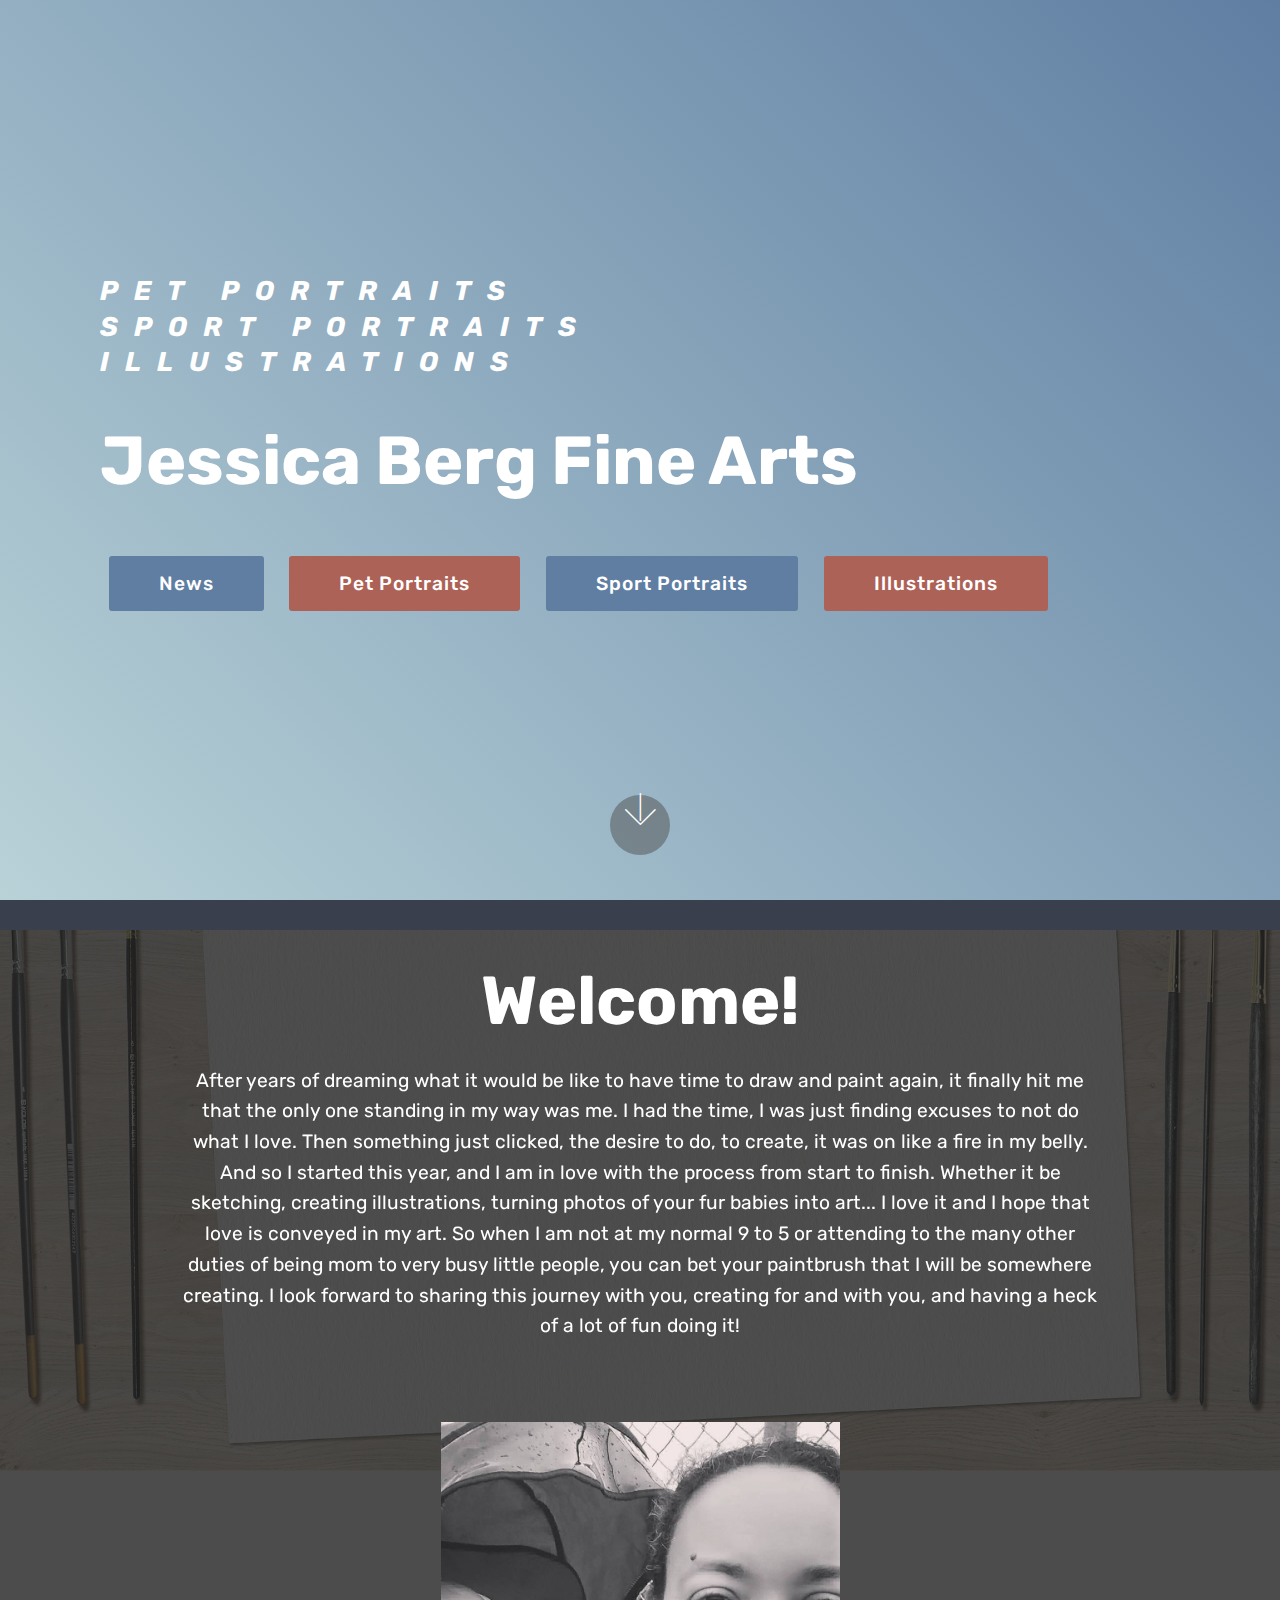
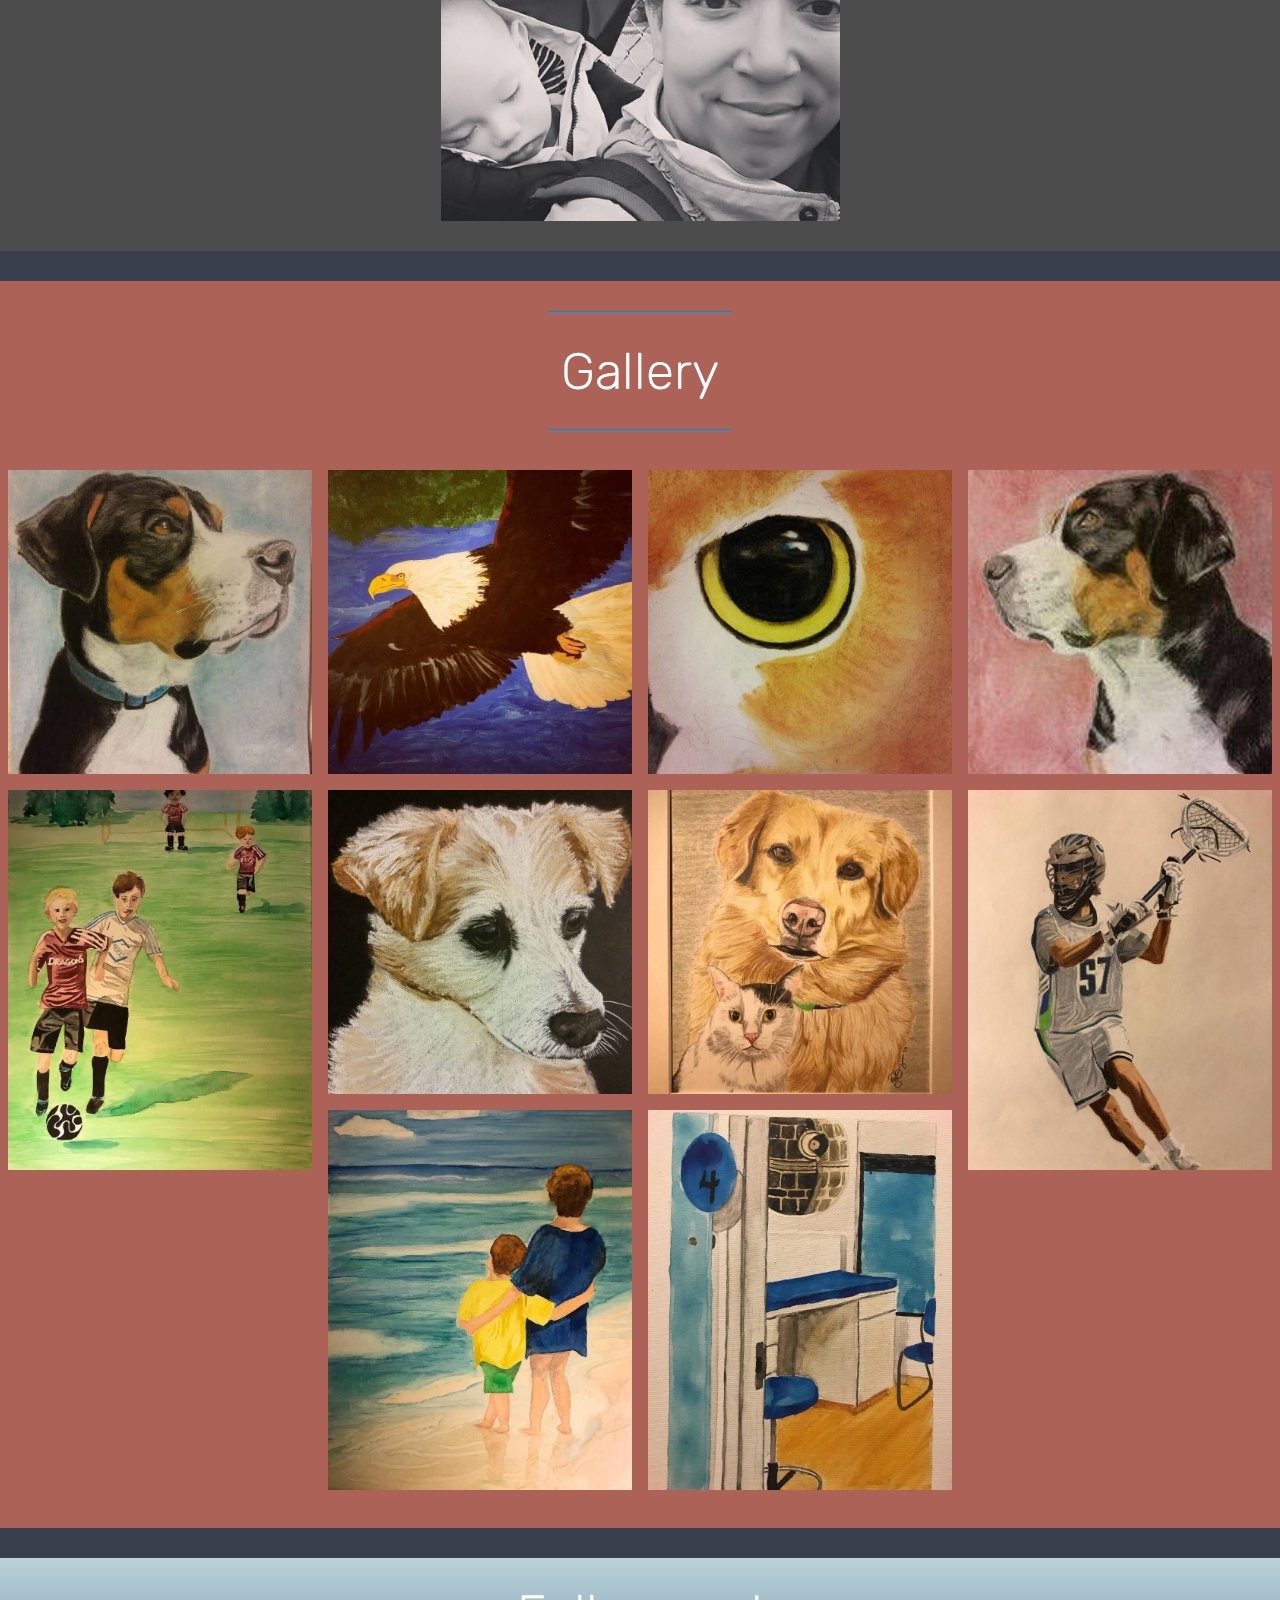
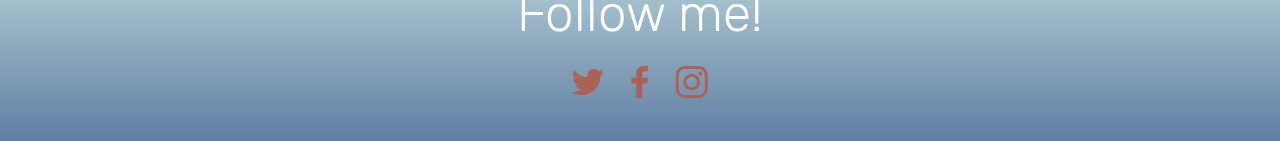
<file: index.html>
<!DOCTYPE html>
<html  >
<head>
  <!-- Site made with Mobirise Website Builder v4.10.5, https://mobirise.com -->
  <meta charset="UTF-8">
  <meta http-equiv="X-UA-Compatible" content="IE=edge">
  <meta name="generator" content="Mobirise v4.10.5, mobirise.com">
  <meta name="viewport" content="width=device-width, initial-scale=1, minimum-scale=1">
  <link rel="shortcut icon" href="assets/images/logo4.png" type="image/x-icon">
  <meta name="description" content="">
  
  <title>Home</title>
  <link rel="stylesheet" href="assets/web/assets/mobirise-icons/mobirise-icons.css">
  <link rel="stylesheet" href="assets/tether/tether.min.css">
  <link rel="stylesheet" href="assets/bootstrap/css/bootstrap.min.css">
  <link rel="stylesheet" href="assets/bootstrap/css/bootstrap-grid.min.css">
  <link rel="stylesheet" href="assets/bootstrap/css/bootstrap-reboot.min.css">
  <link rel="stylesheet" href="assets/socicon/css/styles.css">
  <link rel="stylesheet" href="assets/theme/css/style.css">
  <link rel="stylesheet" href="assets/gallery/style.css">
  <link rel="stylesheet" href="assets/mobirise/css/mbr-additional.css" type="text/css">
  
  
  
</head>
<body>
  <section class="header11 cid-rz2NK6mty7 mbr-fullscreen" id="header11-6">

    <!-- Block parameters controls (Blue "Gear" panel) -->
    
    <!-- End block parameters -->

    
    <div class="container align-left">
        <div class="media-container-column mbr-white col-md-12">
            <h3 class="mbr-section-subtitle py-3 mbr-fonts-style display-5"><strong>PET PORTRAITS </strong><br><strong>SPORT PORTRAITS </strong><br><strong>ILLUSTRATIONS</strong></h3>
            <h1 class="mbr-section-title py-3 mbr-fonts-style display-1"><strong>Jessica  Berg Fine Arts</strong></h1>
            
            <div class="mbr-section-btn py-4"><a class="btn btn-md btn-warning display-4" href="News.html">News<br></a>
                    <a class="btn btn-md btn-primary display-4" href="PetP.html">Pet Portraits<br></a> <a class="btn btn-md btn-warning display-4" href="SportP.html">Sport Portraits</a> <a class="btn btn-md btn-primary display-4" href="Illustrations.html">Illustrations</a></div>
        </div>
    </div>

    <div class="mbr-arrow hidden-sm-down" aria-hidden="true">
        <a href="#next">
            <i class="mbri-down mbr-iconfont"></i>
        </a>
    </div>
</section>

<section class="engine"><a href="https://mobirise.info/v">free html templates</a></section><section class="mbr-section article content1 cid-rz391Wh60d" id="content1-x">
    
     

    <div class="container">
        <div class="media-container-row">
            <div class="mbr-text col-12 mbr-fonts-style display-7 col-md-8"></div>
        </div>
    </div>
</section>

<section class="header4 cid-rz2Sa1IC5t mbr-parallax-background" id="header4-7">

    

    <div class="mbr-overlay" style="opacity: 0.8; background-color: rgb(35, 35, 35);">
    </div>

    <div class="container">
        <div class="row justify-content-md-center">
            <div class="media-content col-md-10">
                <h1 class="mbr-section-title align-center mbr-white pb-3 mbr-bold mbr-fonts-style display-1">
                    Welcome!</h1>
                
                <div class="mbr-text align-center mbr-white pb-3">
                    <p class="mbr-text mbr-fonts-style display-7">
                        After years of dreaming what it would be like to have time to draw and paint again, it finally hit me that the only one standing in my way was me. I had the time, I was just finding excuses to not do what I love. Then something just clicked, the desire to do, to create, it was on like a fire in my belly. And so I started this year, and I am in love with the process from start to finish. Whether it be sketching, creating illustrations, turning photos of your fur babies into art... I love it and I hope that love is conveyed in my art. So when I am not at my normal 9 to 5 or attending to the many other duties of being mom to very busy little people, you can bet your paintbrush that I will be somewhere creating. I look forward to sharing this journey with you, creating for and with you, and having a heck of a lot of fun doing it!
                    </p>
                </div>
                
            </div>
            <div class="mbr-figure pt-5">
                <img src="assets/images/50589111-398307747607202-8969950077124608000-n-960x960.jpg" alt="Mobirise" title="" style="width: 35%;">
            </div>
        </div>
    </div>
</section>

<section class="mbr-section article content1 cid-rz3934NMP1" id="content1-y">
    
     

    <div class="container">
        <div class="media-container-row">
            <div class="mbr-text col-12 mbr-fonts-style display-7 col-md-8"></div>
        </div>
    </div>
</section>

<section class="mbr-section article content10 cid-rz2U6OVxXt" id="content10-8">
    
     

    <div class="container">
        <div class="inner-container" style="width: 66%;">
            <hr class="line" style="width: 25%;">
            <div class="section-text align-center mbr-white mbr-fonts-style display-2">
                    Gallery</div>
            <hr class="line" style="width: 25%;">
        </div>
    </div>
</section>

<section class="mbr-gallery mbr-slider-carousel cid-rz2VOdHpu3" id="gallery3-c">

    

    <div>
        <div><!-- Filter --><!-- Gallery --><div class="mbr-gallery-row"><div class="mbr-gallery-layout-default"><div><div><div class="mbr-gallery-item mbr-gallery-item--p1" data-video-url="false" data-tags="Awesome"><div href="#lb-gallery3-c" data-slide-to="0" data-toggle="modal"><img src="assets/images/52008352-410670233037620-4536367625088794624-n-780x780-780x780.jpg" alt="" title=""><span class="icon-focus"></span></div></div><div class="mbr-gallery-item mbr-gallery-item--p1" data-video-url="false" data-tags="Awesome"><div href="#lb-gallery3-c" data-slide-to="1" data-toggle="modal"><img src="assets/images/50578017-399478470823463-9024640391080574976-n-756x756-756x756.jpg" alt="" title=""><span class="icon-focus"></span></div></div><div class="mbr-gallery-item mbr-gallery-item--p1" data-video-url="false" data-tags="Awesome"><div href="#lb-gallery3-c" data-slide-to="2" data-toggle="modal"><img src="assets/images/50480723-400604970710813-2165124727952113664-n-960x960-800x800.jpg" alt="" title=""><span class="icon-focus"></span></div></div><div class="mbr-gallery-item mbr-gallery-item--p1" data-video-url="false" data-tags="Awesome"><div href="#lb-gallery3-c" data-slide-to="3" data-toggle="modal"><img src="assets/images/53072503-415654385872538-4076120037750996992-n-200x200-200x200.jpg" alt="" title=""><span class="icon-focus"></span></div></div><div class="mbr-gallery-item mbr-gallery-item--p1" data-video-url="false" data-tags="Awesome"><div href="#lb-gallery3-c" data-slide-to="4" data-toggle="modal"><img src="assets/images/65204148-483260895778553-5615144396300222464-o-1440x1800-800x1000.jpg" alt="" title=""><span class="icon-focus"></span></div></div><div class="mbr-gallery-item mbr-gallery-item--p1" data-video-url="false" data-tags="Awesome"><div href="#lb-gallery3-c" data-slide-to="5" data-toggle="modal"><img src="assets/images/53385616-419930698778240-1510933790669668352-n-960x960-800x800.jpg" alt="" title=""><span class="icon-focus"></span></div></div><div class="mbr-gallery-item mbr-gallery-item--p1" data-video-url="false" data-tags="Awesome"><div href="#lb-gallery3-c" data-slide-to="6" data-toggle="modal"><img src="assets/images/61221329-466575807447062-1491045381964824576-n-960x960-800x800.jpg" alt="" title=""><span class="icon-focus"></span></div></div><div class="mbr-gallery-item mbr-gallery-item--p1" data-video-url="false" data-tags="Awesome"><div href="#lb-gallery3-c" data-slide-to="7" data-toggle="modal"><img src="assets/images/67913058-506272016810774-9133772872962015232-n-768x960-768x960.jpg" alt="" title=""><span class="icon-focus"></span></div></div><div class="mbr-gallery-item mbr-gallery-item--p1" data-video-url="false" data-tags="Awesome"><div href="#lb-gallery3-c" data-slide-to="8" data-toggle="modal"><img src="assets/images/62388809-477260649711911-1243146578378620928-o-1440x1799-800x999.jpg" alt="" title=""><span class="icon-focus"></span></div></div><div class="mbr-gallery-item mbr-gallery-item--p1" data-video-url="false" data-tags="Awesome"><div href="#lb-gallery3-c" data-slide-to="9" data-toggle="modal"><img src="assets/images/67093948-497098494394793-3185794598853148672-o-1440x1800-800x1000.jpg" alt="" title=""><span class="icon-focus"></span></div></div></div></div><div class="clearfix"></div></div></div><!-- Lightbox --><div data-app-prevent-settings="" class="mbr-slider modal fade carousel slide" tabindex="-1" data-keyboard="true" data-interval="false" id="lb-gallery3-c"><div class="modal-dialog"><div class="modal-content"><div class="modal-body"><div class="carousel-inner"><div class="carousel-item"><img src="assets/images/52008352-410670233037620-4536367625088794624-n-780x780.jpg" alt="" title=""></div><div class="carousel-item"><img src="assets/images/50578017-399478470823463-9024640391080574976-n-756x756.jpg" alt="" title=""></div><div class="carousel-item active"><img src="assets/images/50480723-400604970710813-2165124727952113664-n-960x960.jpg" alt="" title=""></div><div class="carousel-item"><img src="assets/images/53072503-415654385872538-4076120037750996992-n-200x200.jpg" alt="" title=""></div><div class="carousel-item"><img src="assets/images/65204148-483260895778553-5615144396300222464-o-1440x1800.jpg" alt="" title=""></div><div class="carousel-item"><img src="assets/images/53385616-419930698778240-1510933790669668352-n-960x960.jpg" alt="" title=""></div><div class="carousel-item"><img src="assets/images/61221329-466575807447062-1491045381964824576-n-960x960.jpg" alt="" title=""></div><div class="carousel-item"><img src="assets/images/67913058-506272016810774-9133772872962015232-n-768x960.jpg" alt="" title=""></div><div class="carousel-item"><img src="assets/images/62388809-477260649711911-1243146578378620928-o-1440x1799.jpg" alt="" title=""></div><div class="carousel-item"><img src="assets/images/67093948-497098494394793-3185794598853148672-o-1440x1800.jpg" alt="" title=""></div></div><a class="carousel-control carousel-control-prev" role="button" data-slide="prev" href="#lb-gallery3-c"><span class="mbri-left mbr-iconfont" aria-hidden="true"></span><span class="sr-only">Previous</span></a><a class="carousel-control carousel-control-next" role="button" data-slide="next" href="#lb-gallery3-c"><span class="mbri-right mbr-iconfont" aria-hidden="true"></span><span class="sr-only">Next</span></a><a class="close" href="#" role="button" data-dismiss="modal"><span class="sr-only">Close</span></a></div></div></div></div></div>
    </div>

</section>

<section class="mbr-section article content1 cid-rz393TnH82" id="content1-z">
    
     

    <div class="container">
        <div class="media-container-row">
            <div class="mbr-text col-12 mbr-fonts-style display-7 col-md-8"></div>
        </div>
    </div>
</section>

<section class="cid-rz36r1ULxN" id="social-buttons2-q">

    

    

    <div class="container">
        <div class="media-container-row">
            <div class="col-md-8 align-center">
                <h2 class="pb-3 mbr-fonts-style display-2">
                    Follow me!</h2>
                <div class="social-list pl-0 mb-0">
                    <a href="https://twitter.com/Jessica90614640">
                        <span class="px-2 mbr-iconfont mbr-iconfont-social socicon-twitter socicon"></span>
                    </a>
                    <a href="https://www.facebook.com/JessicaBergFineArts/">
                        <span class="px-2 mbr-iconfont mbr-iconfont-social socicon-facebook socicon"></span>
                    </a>
                    <a href="https://www.instagram.com/jessicabergfinearts/" target="_blank">
                        <span class="px-2 mbr-iconfont mbr-iconfont-social socicon-instagram socicon"></span>
                    </a>
                    <a href="https://www.youtube.com/c/mobirise" target="_blank">
                        
                    </a>
                    <a href="https://plus.google.com/u/0/+Mobirise" target="_blank">
                        
                    </a>
                    <a href="https://www.behance.net/Mobirise" target="_blank">
                        
                    </a>
                </div>
            </div>
        </div>
    </div>
</section>


  <script src="assets/web/assets/jquery/jquery.min.js"></script>
  <script src="assets/popper/popper.min.js"></script>
  <script src="assets/tether/tether.min.js"></script>
  <script src="assets/bootstrap/js/bootstrap.min.js"></script>
  <script src="assets/smoothscroll/smooth-scroll.js"></script>
  <script src="assets/parallax/jarallax.min.js"></script>
  <script src="assets/bootstrapcarouselswipe/bootstrap-carousel-swipe.js"></script>
  <script src="assets/sociallikes/social-likes.js"></script>
  <script src="assets/vimeoplayer/jquery.mb.vimeo_player.js"></script>
  <script src="assets/masonry/masonry.pkgd.min.js"></script>
  <script src="assets/imagesloaded/imagesloaded.pkgd.min.js"></script>
  <script src="assets/theme/js/script.js"></script>
  <script src="assets/slidervideo/script.js"></script>
  <script src="assets/gallery/player.min.js"></script>
  <script src="assets/gallery/script.js"></script>
  
  
 <div id="scrollToTop" class="scrollToTop mbr-arrow-up"><a style="text-align: center;"><i class="mbr-arrow-up-icon mbr-arrow-up-icon-cm cm-icon cm-icon-smallarrow-up"></i></a></div>
  </body>
</html>
</file>
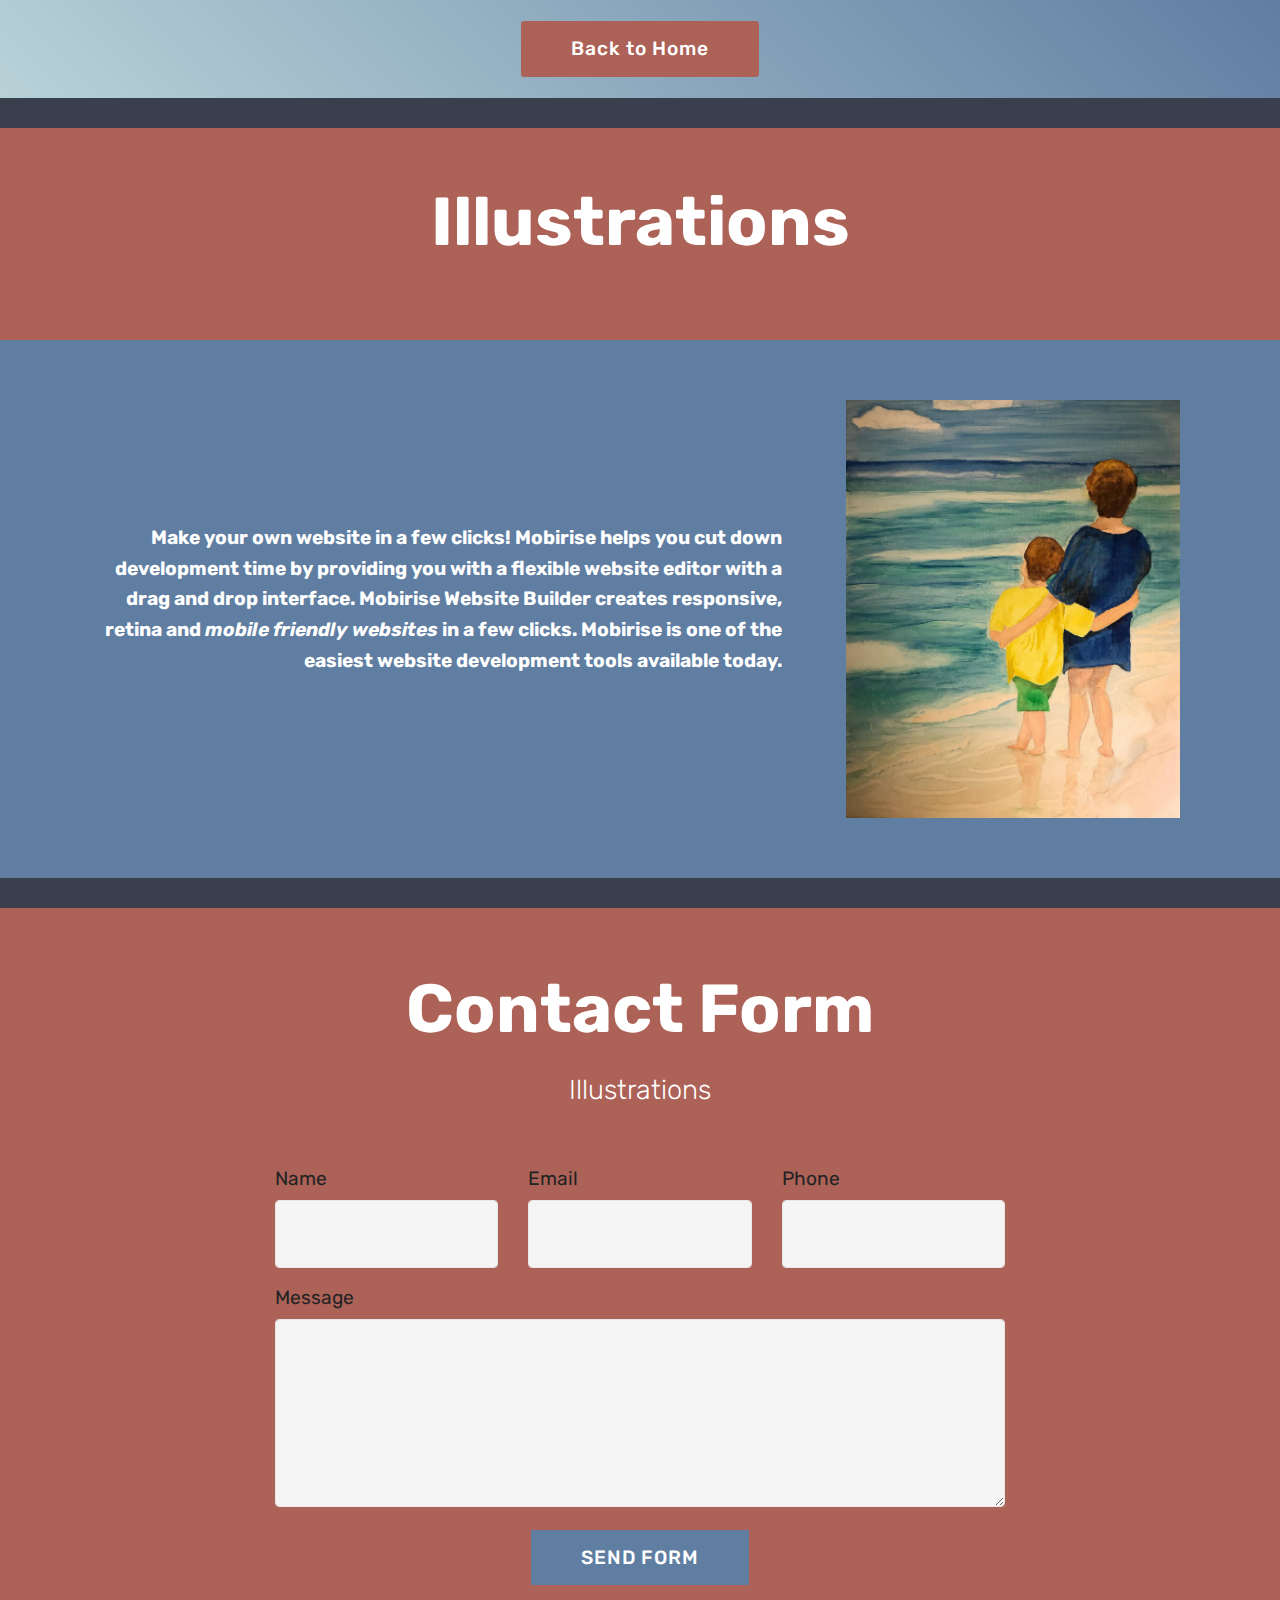
<file: Illustrations.html>
<!DOCTYPE html>
<html  >
<head>
  <!-- Site made with Mobirise Website Builder v4.10.5, https://mobirise.com -->
  <meta charset="UTF-8">
  <meta http-equiv="X-UA-Compatible" content="IE=edge">
  <meta name="generator" content="Mobirise v4.10.5, mobirise.com">
  <meta name="viewport" content="width=device-width, initial-scale=1, minimum-scale=1">
  <link rel="shortcut icon" href="assets/images/logo4.png" type="image/x-icon">
  <meta name="description" content="Website Creator Description">
  
  <title>Illustrations</title>
  <link rel="stylesheet" href="assets/web/assets/mobirise-icons/mobirise-icons.css">
  <link rel="stylesheet" href="assets/tether/tether.min.css">
  <link rel="stylesheet" href="assets/bootstrap/css/bootstrap.min.css">
  <link rel="stylesheet" href="assets/bootstrap/css/bootstrap-grid.min.css">
  <link rel="stylesheet" href="assets/bootstrap/css/bootstrap-reboot.min.css">
  <link rel="stylesheet" href="assets/theme/css/style.css">
  <link rel="stylesheet" href="assets/mobirise/css/mbr-additional.css" type="text/css">
  
  
  
</head>
<body>
  <section class="header5 cid-rz39mzzzu3" id="header5-18">

    

    
    <div class="container">
        <div class="row justify-content-center">
            <div class="mbr-white col-md-10">
                
                
                <div class="mbr-section-btn align-center"><a class="btn btn-md btn-primary display-4" href="index.html">Back to Home</a></div>
            </div>
        </div>
    </div>

    
</section>

<section class="engine"><a href="https://mobirise.info/k">develop own website</a></section><section class="mbr-section article content1 cid-rz39mAkVOi" id="content1-19">
    
     

    <div class="container">
        <div class="media-container-row">
            <div class="mbr-text col-12 mbr-fonts-style display-7 col-md-8"></div>
        </div>
    </div>
</section>

<section class="mbr-section content4 cid-rz39mAMBwI" id="content4-1a">

    

    <div class="container">
        <div class="media-container-row">
            <div class="title col-12 col-md-8">
                <h2 class="align-center pb-3 mbr-fonts-style display-1"><strong>
                    Illustrations</strong></h2>
                
                
            </div>
        </div>
    </div>
</section>

<section class="mbr-section content7 cid-rz39mBlE9X" id="content7-1b">
          
    

    <div class="container">
        <div class="media-container-row">
            <div class="col-12 col-md-12">
                <div class="media-container-row">
                    <div class="media-content">
                        <div class="mbr-section-text">
                            <p class="mbr-text align-right mb-0 mbr-fonts-style display-7">
                               <strong><br><br><br></strong><br><strong>Make your own website in a few clicks! Mobirise helps you cut down development time by providing you with a flexible website editor with a drag and drop interface. Mobirise Website Builder creates responsive, retina and <em>mobile friendly websites</em> in a few clicks. Mobirise is one of the easiest website development tools available today.
                            </strong></p>
                        </div>
                    </div>
                    <div class="mbr-figure" style="width: 55%;">
                     <img src="assets/images/62388809-477260649711911-1243146578378620928-o-1440x1799.jpg" alt="Mobirise" title="">  
                    </div>
                </div>
            </div>
        </div>
    </div>
</section>

<section class="mbr-section article content1 cid-rz39mBSvhH" id="content1-1c">
    
     

    <div class="container">
        <div class="media-container-row">
            <div class="mbr-text col-12 mbr-fonts-style display-7 col-md-8"></div>
        </div>
    </div>
</section>

<section class="mbr-section form1 cid-rz39mCvNJD" id="form1-1d">

    

    
    <div class="container">
        <div class="row justify-content-center">
            <div class="title col-12 col-lg-8">
                <h2 class="mbr-section-title align-center pb-3 mbr-fonts-style display-1"><strong>
                    Contact Form</strong></h2>
                <h3 class="mbr-section-subtitle align-center mbr-light pb-3 mbr-fonts-style display-5">Illustrations</h3>
            </div>
        </div>
    </div>
    <div class="container">
        <div class="row justify-content-center">
            <div class="media-container-column col-lg-8" data-form-type="formoid">
                <!---Formbuilder Form--->
                <form action="https://mobirise.com/" method="POST" class="mbr-form form-with-styler" data-form-title="Mobirise Form"><input type="hidden" name="email" data-form-email="true" value="D+6E6YGHl9ynOl4XHFfie5sA35lEe0j4hdEk2QAKnceTRwSM+Mtd5Tex47V+ASMcDbpLW/dwk2sq/QfKaxB5Sa5Un0PIw7FSdf/wsfqolna8lHhBwZaB9XelR7HL3mwZ">
                    <div class="row">
                        <div hidden="hidden" data-form-alert="" class="alert alert-success col-12">Thanks for filling out the form!</div>
                        <div hidden="hidden" data-form-alert-danger="" class="alert alert-danger col-12">
                        </div>
                    </div>
                    <div class="dragArea row">
                        <div class="col-md-4  form-group" data-for="name">
                            <label for="name-form1-1d" class="form-control-label mbr-fonts-style display-7">Name</label>
                            <input type="text" name="name" data-form-field="Name" required="required" class="form-control display-7" id="name-form1-1d">
                        </div>
                        <div class="col-md-4  form-group" data-for="email">
                            <label for="email-form1-1d" class="form-control-label mbr-fonts-style display-7">Email</label>
                            <input type="email" name="email" data-form-field="Email" required="required" class="form-control display-7" id="email-form1-1d">
                        </div>
                        <div data-for="phone" class="col-md-4  form-group">
                            <label for="phone-form1-1d" class="form-control-label mbr-fonts-style display-7">Phone</label>
                            <input type="tel" name="phone" data-form-field="Phone" class="form-control display-7" id="phone-form1-1d">
                        </div>
                        <div data-for="message" class="col-md-12 form-group">
                            <label for="message-form1-1d" class="form-control-label mbr-fonts-style display-7">Message</label>
                            <textarea name="message" data-form-field="Message" class="form-control display-7" id="message-form1-1d"></textarea>
                        </div>
                        <div class="col-md-12 input-group-btn align-center"><button type="submit" class="btn btn-form btn-warning display-4">SEND FORM</button></div>
                    </div>
                </form><!---Formbuilder Form--->
            </div>
        </div>
    </div>
</section>


  <script src="assets/web/assets/jquery/jquery.min.js"></script>
  <script src="assets/popper/popper.min.js"></script>
  <script src="assets/tether/tether.min.js"></script>
  <script src="assets/bootstrap/js/bootstrap.min.js"></script>
  <script src="assets/smoothscroll/smooth-scroll.js"></script>
  <script src="assets/theme/js/script.js"></script>
  <script src="assets/formoid/formoid.min.js"></script>
  
  
 <div id="scrollToTop" class="scrollToTop mbr-arrow-up"><a style="text-align: center;"><i class="mbr-arrow-up-icon mbr-arrow-up-icon-cm cm-icon cm-icon-smallarrow-up"></i></a></div>
  </body>
</html>
</file>
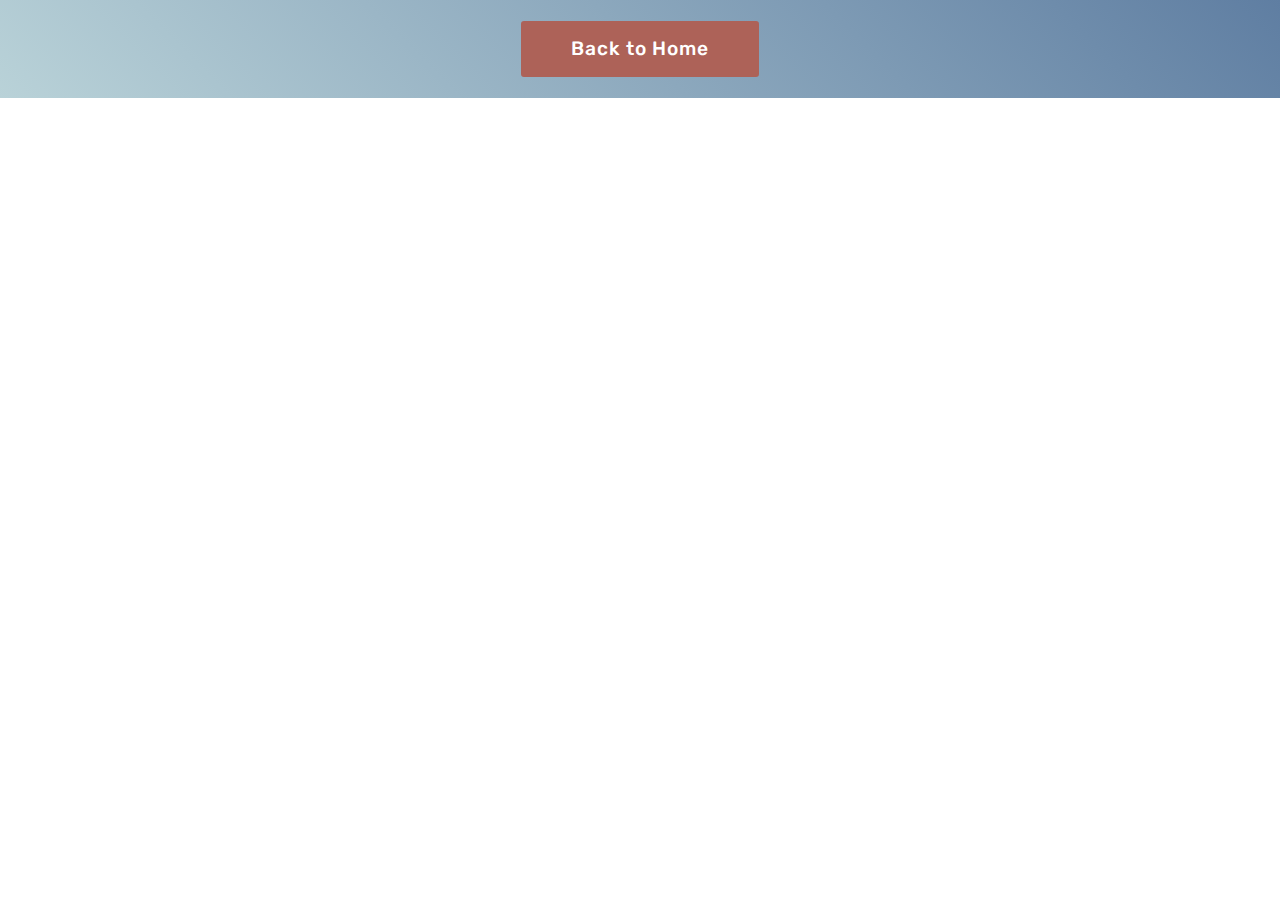
<file: News.html>
<!DOCTYPE html>
<html  >
<head>
  <!-- Site made with Mobirise Website Builder v4.10.5, https://mobirise.com -->
  <meta charset="UTF-8">
  <meta http-equiv="X-UA-Compatible" content="IE=edge">
  <meta name="generator" content="Mobirise v4.10.5, mobirise.com">
  <meta name="viewport" content="width=device-width, initial-scale=1, minimum-scale=1">
  <link rel="shortcut icon" href="assets/images/logo4.png" type="image/x-icon">
  <meta name="description" content="Website Generator Description">
  
  <title>News</title>
  <link rel="stylesheet" href="assets/web/assets/mobirise-icons/mobirise-icons.css">
  <link rel="stylesheet" href="assets/tether/tether.min.css">
  <link rel="stylesheet" href="assets/bootstrap/css/bootstrap.min.css">
  <link rel="stylesheet" href="assets/bootstrap/css/bootstrap-grid.min.css">
  <link rel="stylesheet" href="assets/bootstrap/css/bootstrap-reboot.min.css">
  <link rel="stylesheet" href="assets/theme/css/style.css">
  <link rel="stylesheet" href="assets/mobirise/css/mbr-additional.css" type="text/css">
  
  
  
</head>
<body>
  <section class="header5 cid-rz30RDvMbo" id="header5-f">

    

    
    <div class="container">
        <div class="row justify-content-center">
            <div class="mbr-white col-md-10">
                
                
                <div class="mbr-section-btn align-center"><a class="btn btn-md btn-primary display-4" href="index.html">Back to Home</a></div>
            </div>
        </div>
    </div>

    
</section>


  <section class="engine"><a href="https://mobirise.info">Mobirise</a></section><script src="assets/web/assets/jquery/jquery.min.js"></script>
  <script src="assets/popper/popper.min.js"></script>
  <script src="assets/tether/tether.min.js"></script>
  <script src="assets/bootstrap/js/bootstrap.min.js"></script>
  <script src="assets/smoothscroll/smooth-scroll.js"></script>
  <script src="assets/theme/js/script.js"></script>
  
  
 <div id="scrollToTop" class="scrollToTop mbr-arrow-up"><a style="text-align: center;"><i class="mbr-arrow-up-icon mbr-arrow-up-icon-cm cm-icon cm-icon-smallarrow-up"></i></a></div>
  </body>
</html>
</file>
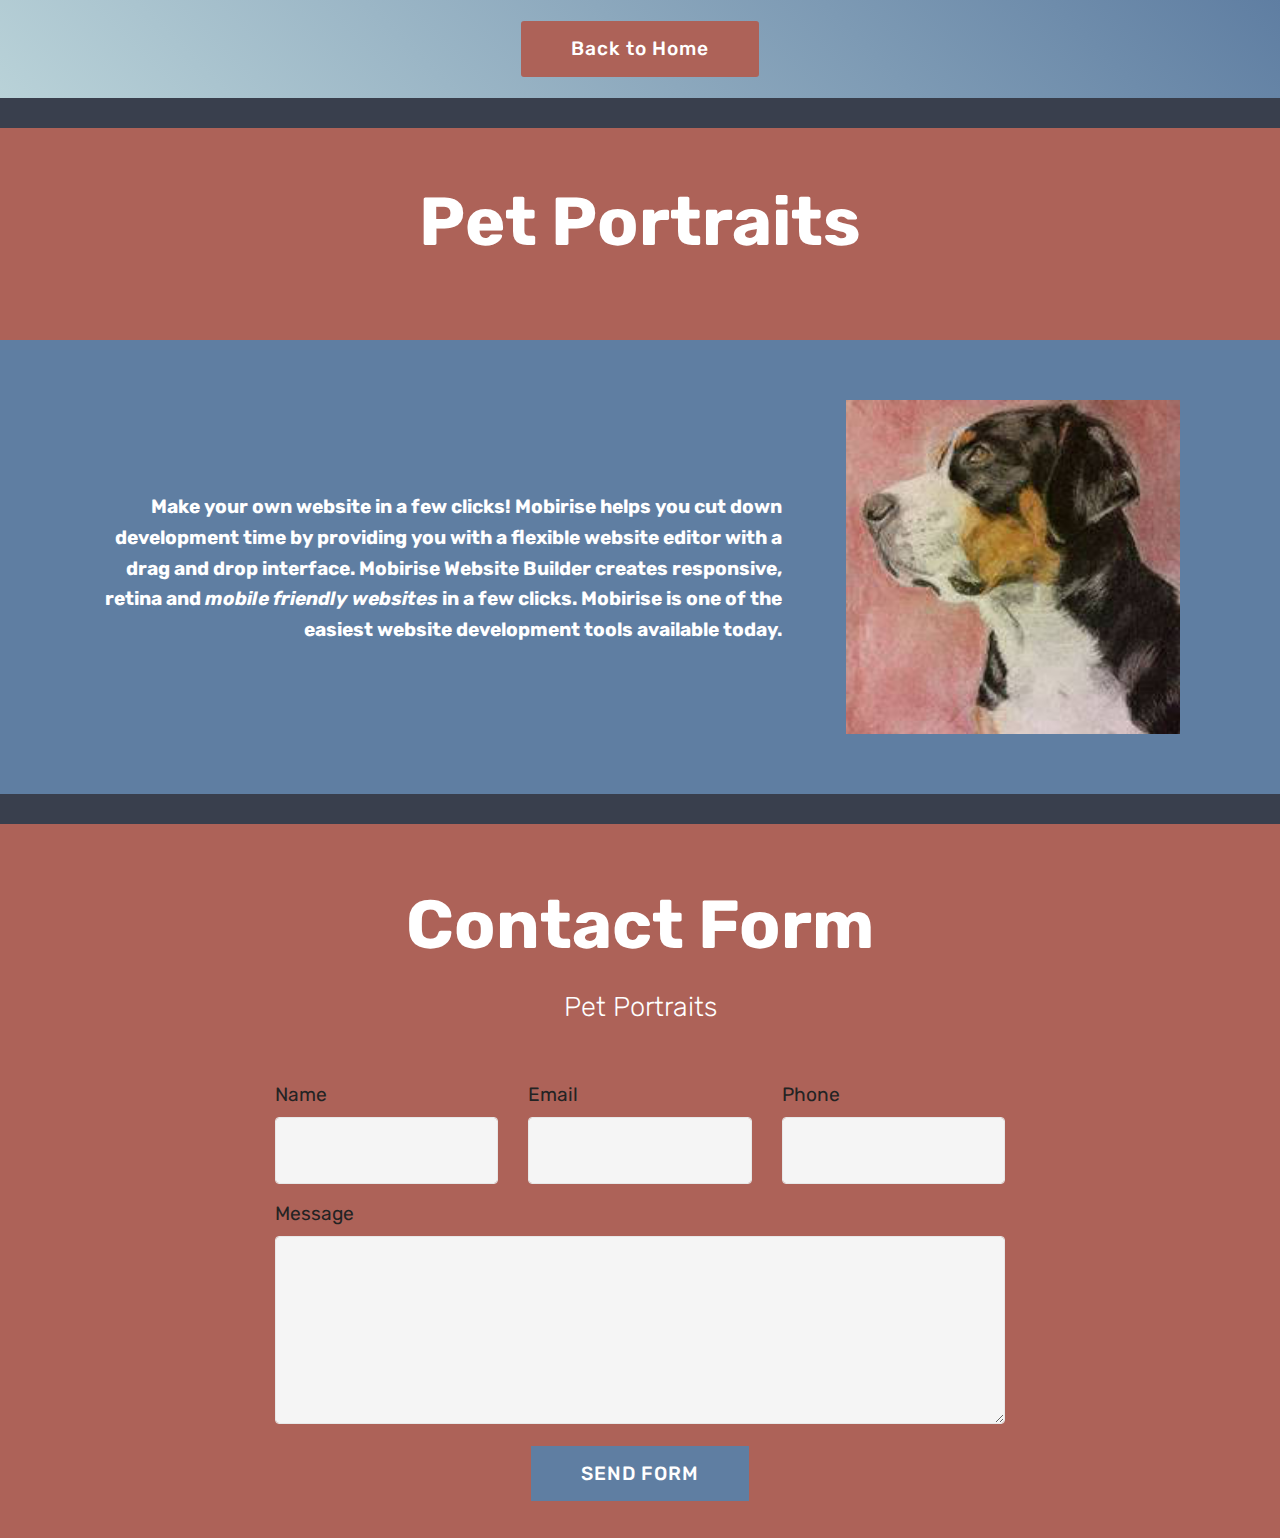
<file: PetP.html>
<!DOCTYPE html>
<html  >
<head>
  <!-- Site made with Mobirise Website Builder v4.10.5, https://mobirise.com -->
  <meta charset="UTF-8">
  <meta http-equiv="X-UA-Compatible" content="IE=edge">
  <meta name="generator" content="Mobirise v4.10.5, mobirise.com">
  <meta name="viewport" content="width=device-width, initial-scale=1, minimum-scale=1">
  <link rel="shortcut icon" href="assets/images/logo4.png" type="image/x-icon">
  <meta name="description" content="Website Creator Description">
  
  <title>Pet Portraits</title>
  <link rel="stylesheet" href="assets/web/assets/mobirise-icons/mobirise-icons.css">
  <link rel="stylesheet" href="assets/tether/tether.min.css">
  <link rel="stylesheet" href="assets/bootstrap/css/bootstrap.min.css">
  <link rel="stylesheet" href="assets/bootstrap/css/bootstrap-grid.min.css">
  <link rel="stylesheet" href="assets/bootstrap/css/bootstrap-reboot.min.css">
  <link rel="stylesheet" href="assets/theme/css/style.css">
  <link rel="stylesheet" href="assets/mobirise/css/mbr-additional.css" type="text/css">
  
  
  
</head>
<body>
  <section class="header5 cid-rz35gbSZWw" id="header5-l">

    

    
    <div class="container">
        <div class="row justify-content-center">
            <div class="mbr-white col-md-10">
                
                
                <div class="mbr-section-btn align-center"><a class="btn btn-md btn-primary display-4" href="index.html">Back to Home</a></div>
            </div>
        </div>
    </div>

    
</section>

<section class="engine"><a href="https://mobirise.info/y">free html site templates</a></section><section class="mbr-section article content1 cid-rz39cqrjwU" id="content1-10">
    
     

    <div class="container">
        <div class="media-container-row">
            <div class="mbr-text col-12 mbr-fonts-style display-7 col-md-8"></div>
        </div>
    </div>
</section>

<section class="mbr-section content4 cid-rz38ek9gh2" id="content4-u">

    

    <div class="container">
        <div class="media-container-row">
            <div class="title col-12 col-md-8">
                <h2 class="align-center pb-3 mbr-fonts-style display-1"><strong>
                    Pet Portraits</strong></h2>
                
                
            </div>
        </div>
    </div>
</section>

<section class="mbr-section content7 cid-rz37TQGVYh" id="content7-t">
          
    

    <div class="container">
        <div class="media-container-row">
            <div class="col-12 col-md-12">
                <div class="media-container-row">
                    <div class="media-content">
                        <div class="mbr-section-text">
                            <p class="mbr-text align-right mb-0 mbr-fonts-style display-7">
                               <strong><br><br><br>Make your own website in a few clicks! Mobirise helps you cut down development time by providing you with a flexible website editor with a drag and drop interface. Mobirise Website Builder creates responsive, retina and <em>mobile friendly websites</em> in a few clicks. Mobirise is one of the easiest website development tools available today.
                            </strong></p>
                        </div>
                    </div>
                    <div class="mbr-figure" style="width: 55%;">
                     <img src="assets/images/53072503-415654385872538-4076120037750996992-n-200x200.jpg" alt="Mobirise" title="">  
                    </div>
                </div>
            </div>
        </div>
    </div>
</section>

<section class="mbr-section article content1 cid-rz39d7Nkub" id="content1-11">
    
     

    <div class="container">
        <div class="media-container-row">
            <div class="mbr-text col-12 mbr-fonts-style display-7 col-md-8"></div>
        </div>
    </div>
</section>

<section class="mbr-section form1 cid-rz38ELKWYq" id="form1-w">

    

    
    <div class="container">
        <div class="row justify-content-center">
            <div class="title col-12 col-lg-8">
                <h2 class="mbr-section-title align-center pb-3 mbr-fonts-style display-1"><strong>
                    Contact Form</strong></h2>
                <h3 class="mbr-section-subtitle align-center mbr-light pb-3 mbr-fonts-style display-5">Pet Portraits</h3>
            </div>
        </div>
    </div>
    <div class="container">
        <div class="row justify-content-center">
            <div class="media-container-column col-lg-8" data-form-type="formoid">
                <!---Formbuilder Form--->
                <form action="https://mobirise.com/" method="POST" class="mbr-form form-with-styler" data-form-title="Mobirise Form"><input type="hidden" name="email" data-form-email="true" value="Kd6XyojvLUSQpjBJKVW+upXb0qEncIkuDJUjzKGP1nhXfnMZEKsBgh23oD7L4v0FFOyBSH6UNG8+vyDmqogD2CXSHfp0AYvvK9MAq/A8uDyQYhin5xa/2fcTd6J6nlZh">
                    <div class="row">
                        <div hidden="hidden" data-form-alert="" class="alert alert-success col-12">Thanks for filling out the form!</div>
                        <div hidden="hidden" data-form-alert-danger="" class="alert alert-danger col-12">
                        </div>
                    </div>
                    <div class="dragArea row">
                        <div class="col-md-4  form-group" data-for="name">
                            <label for="name-form1-w" class="form-control-label mbr-fonts-style display-7">Name</label>
                            <input type="text" name="name" data-form-field="Name" required="required" class="form-control display-7" id="name-form1-w">
                        </div>
                        <div class="col-md-4  form-group" data-for="email">
                            <label for="email-form1-w" class="form-control-label mbr-fonts-style display-7">Email</label>
                            <input type="email" name="email" data-form-field="Email" required="required" class="form-control display-7" id="email-form1-w">
                        </div>
                        <div data-for="phone" class="col-md-4  form-group">
                            <label for="phone-form1-w" class="form-control-label mbr-fonts-style display-7">Phone</label>
                            <input type="tel" name="phone" data-form-field="Phone" class="form-control display-7" id="phone-form1-w">
                        </div>
                        <div data-for="message" class="col-md-12 form-group">
                            <label for="message-form1-w" class="form-control-label mbr-fonts-style display-7">Message</label>
                            <textarea name="message" data-form-field="Message" class="form-control display-7" id="message-form1-w"></textarea>
                        </div>
                        <div class="col-md-12 input-group-btn align-center"><button type="submit" class="btn btn-form btn-warning display-4">SEND FORM</button></div>
                    </div>
                </form><!---Formbuilder Form--->
            </div>
        </div>
    </div>
</section>


  <script src="assets/web/assets/jquery/jquery.min.js"></script>
  <script src="assets/popper/popper.min.js"></script>
  <script src="assets/tether/tether.min.js"></script>
  <script src="assets/bootstrap/js/bootstrap.min.js"></script>
  <script src="assets/smoothscroll/smooth-scroll.js"></script>
  <script src="assets/theme/js/script.js"></script>
  <script src="assets/formoid/formoid.min.js"></script>
  
  
 <div id="scrollToTop" class="scrollToTop mbr-arrow-up"><a style="text-align: center;"><i class="mbr-arrow-up-icon mbr-arrow-up-icon-cm cm-icon cm-icon-smallarrow-up"></i></a></div>
  </body>
</html>
</file>
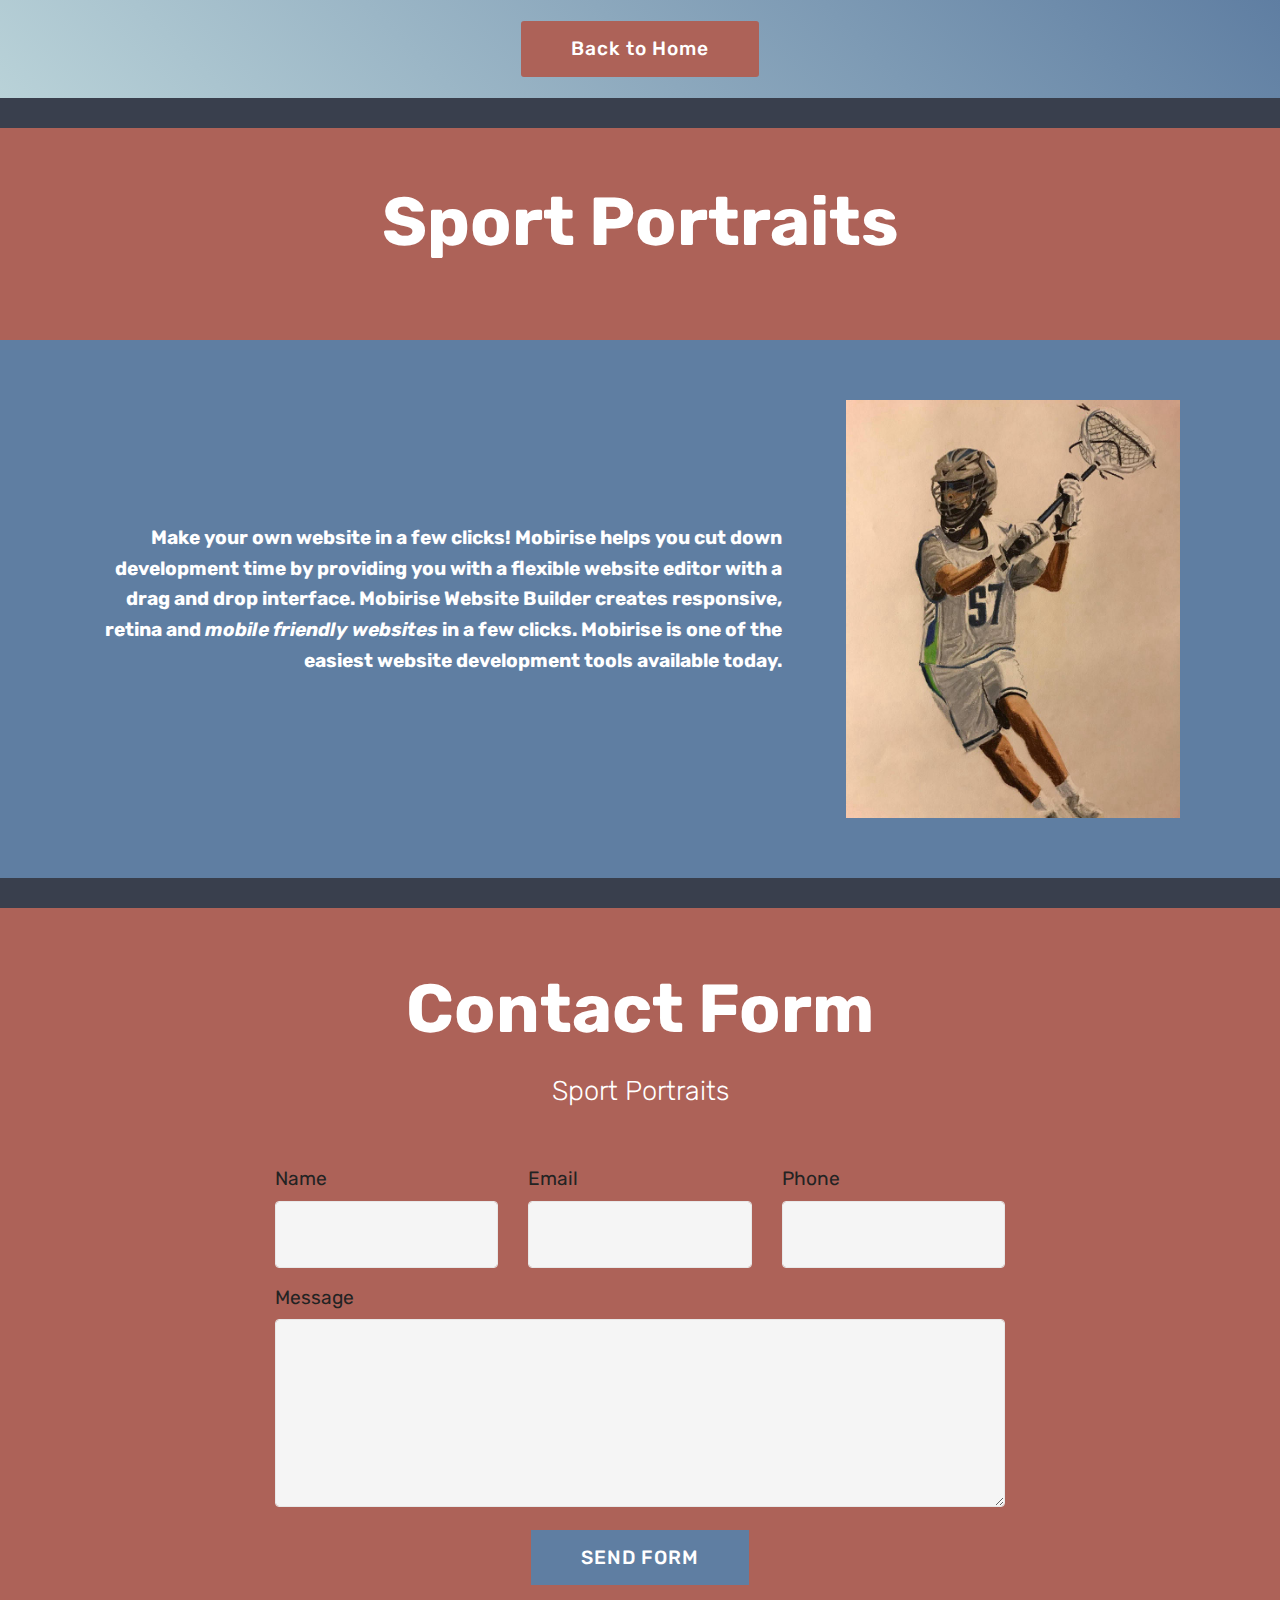
<file: SportP.html>
<!DOCTYPE html>
<html  >
<head>
  <!-- Site made with Mobirise Website Builder v4.10.5, https://mobirise.com -->
  <meta charset="UTF-8">
  <meta http-equiv="X-UA-Compatible" content="IE=edge">
  <meta name="generator" content="Mobirise v4.10.5, mobirise.com">
  <meta name="viewport" content="width=device-width, initial-scale=1, minimum-scale=1">
  <link rel="shortcut icon" href="assets/images/logo4.png" type="image/x-icon">
  <meta name="description" content="Website Creator Description">
  
  <title>Sport Portraits</title>
  <link rel="stylesheet" href="assets/web/assets/mobirise-icons/mobirise-icons.css">
  <link rel="stylesheet" href="assets/tether/tether.min.css">
  <link rel="stylesheet" href="assets/bootstrap/css/bootstrap.min.css">
  <link rel="stylesheet" href="assets/bootstrap/css/bootstrap-grid.min.css">
  <link rel="stylesheet" href="assets/bootstrap/css/bootstrap-reboot.min.css">
  <link rel="stylesheet" href="assets/theme/css/style.css">
  <link rel="stylesheet" href="assets/mobirise/css/mbr-additional.css" type="text/css">
  
  
  
</head>
<body>
  <section class="header5 cid-rz39exSfwq" id="header5-12">

    

    
    <div class="container">
        <div class="row justify-content-center">
            <div class="mbr-white col-md-10">
                
                
                <div class="mbr-section-btn align-center"><a class="btn btn-md btn-primary display-4" href="index.html">Back to Home</a></div>
            </div>
        </div>
    </div>

    
</section>

<section class="engine"><a href="https://mobirise.info/f">easy site creator</a></section><section class="mbr-section article content1 cid-rz39eyP99P" id="content1-13">
    
     

    <div class="container">
        <div class="media-container-row">
            <div class="mbr-text col-12 mbr-fonts-style display-7 col-md-8"></div>
        </div>
    </div>
</section>

<section class="mbr-section content4 cid-rz39ezyWOk" id="content4-14">

    

    <div class="container">
        <div class="media-container-row">
            <div class="title col-12 col-md-8">
                <h2 class="align-center pb-3 mbr-fonts-style display-1"><strong>Sport Portraits</strong></h2>
                
                
            </div>
        </div>
    </div>
</section>

<section class="mbr-section content7 cid-rz39eAfXbR" id="content7-15">
          
    

    <div class="container">
        <div class="media-container-row">
            <div class="col-12 col-md-12">
                <div class="media-container-row">
                    <div class="media-content">
                        <div class="mbr-section-text">
                            <p class="mbr-text align-right mb-0 mbr-fonts-style display-7">
                               <strong><br><br><br></strong><br><strong>Make your own website in a few clicks! Mobirise helps you cut down development time by providing you with a flexible website editor with a drag and drop interface. Mobirise Website Builder creates responsive, retina and <em>mobile friendly websites</em> in a few clicks. Mobirise is one of the easiest website development tools available today.
                            </strong></p>
                        </div>
                    </div>
                    <div class="mbr-figure" style="width: 55%;">
                     <img src="assets/images/67913058-506272016810774-9133772872962015232-n-768x960-768x960.jpg" alt="Mobirise" title="">  
                    </div>
                </div>
            </div>
        </div>
    </div>
</section>

<section class="mbr-section article content1 cid-rz39eASCJE" id="content1-16">
    
     

    <div class="container">
        <div class="media-container-row">
            <div class="mbr-text col-12 mbr-fonts-style display-7 col-md-8"></div>
        </div>
    </div>
</section>

<section class="mbr-section form1 cid-rz39eBnwG5" id="form1-17">

    

    
    <div class="container">
        <div class="row justify-content-center">
            <div class="title col-12 col-lg-8">
                <h2 class="mbr-section-title align-center pb-3 mbr-fonts-style display-1"><strong>
                    Contact Form</strong></h2>
                <h3 class="mbr-section-subtitle align-center mbr-light pb-3 mbr-fonts-style display-5">Sport Portraits</h3>
            </div>
        </div>
    </div>
    <div class="container">
        <div class="row justify-content-center">
            <div class="media-container-column col-lg-8" data-form-type="formoid">
                <!---Formbuilder Form--->
                <form action="https://mobirise.com/" method="POST" class="mbr-form form-with-styler" data-form-title="Mobirise Form"><input type="hidden" name="email" data-form-email="true" value="tteqe7QVQXrlmyY7vWQvo1WBT8SccHo1x2KOj1H0XZUyTCgGWtOBUvPoJNG1wE/wemL1nCi5oAYVjMmakvBGdyJIi6Q5MaGB9gR2UBiLGYRUhhXdddPTSubuzlScvfJq">
                    <div class="row">
                        <div hidden="hidden" data-form-alert="" class="alert alert-success col-12">Thanks for filling out the form!</div>
                        <div hidden="hidden" data-form-alert-danger="" class="alert alert-danger col-12">
                        </div>
                    </div>
                    <div class="dragArea row">
                        <div class="col-md-4  form-group" data-for="name">
                            <label for="name-form1-17" class="form-control-label mbr-fonts-style display-7">Name</label>
                            <input type="text" name="name" data-form-field="Name" required="required" class="form-control display-7" id="name-form1-17">
                        </div>
                        <div class="col-md-4  form-group" data-for="email">
                            <label for="email-form1-17" class="form-control-label mbr-fonts-style display-7">Email</label>
                            <input type="email" name="email" data-form-field="Email" required="required" class="form-control display-7" id="email-form1-17">
                        </div>
                        <div data-for="phone" class="col-md-4  form-group">
                            <label for="phone-form1-17" class="form-control-label mbr-fonts-style display-7">Phone</label>
                            <input type="tel" name="phone" data-form-field="Phone" class="form-control display-7" id="phone-form1-17">
                        </div>
                        <div data-for="message" class="col-md-12 form-group">
                            <label for="message-form1-17" class="form-control-label mbr-fonts-style display-7">Message</label>
                            <textarea name="message" data-form-field="Message" class="form-control display-7" id="message-form1-17"></textarea>
                        </div>
                        <div class="col-md-12 input-group-btn align-center"><button type="submit" class="btn btn-form btn-warning display-4">SEND FORM</button></div>
                    </div>
                </form><!---Formbuilder Form--->
            </div>
        </div>
    </div>
</section>


  <script src="assets/web/assets/jquery/jquery.min.js"></script>
  <script src="assets/popper/popper.min.js"></script>
  <script src="assets/tether/tether.min.js"></script>
  <script src="assets/bootstrap/js/bootstrap.min.js"></script>
  <script src="assets/smoothscroll/smooth-scroll.js"></script>
  <script src="assets/theme/js/script.js"></script>
  <script src="assets/formoid/formoid.min.js"></script>
  
  
 <div id="scrollToTop" class="scrollToTop mbr-arrow-up"><a style="text-align: center;"><i class="mbr-arrow-up-icon mbr-arrow-up-icon-cm cm-icon cm-icon-smallarrow-up"></i></a></div>
  </body>
</html>
</file>
<file: assets/web/assets/mobirise-icons/mobirise-icons.css>
@font-face {
  font-family: 'MobiriseIcons';
  src:  url('mobirise-icons.eot?spat4u');
  src:  url('mobirise-icons.eot?spat4u#iefix') format('embedded-opentype'),
    url('mobirise-icons.ttf?spat4u') format('truetype'),
    url('mobirise-icons.woff?spat4u') format('woff'),
    url('mobirise-icons.svg?spat4u#MobiriseIcons') format('svg');
  font-weight: normal;
  font-style: normal;
}

[class^="mbri-"], [class*=" mbri-"] {
  /* use !important to prevent issues with browser extensions that change fonts */
  font-family: MobiriseIcons !important;
  speak: none;
  font-style: normal;
  font-weight: normal;
  font-variant: normal;
  text-transform: none;
  line-height: 1;

  /* Better Font Rendering =========== */
  -webkit-font-smoothing: antialiased;
  -moz-osx-font-smoothing: grayscale;
}

.mbri-add-submenu:before {
  content: "\e900";
}
.mbri-alert:before {
  content: "\e901";
}
.mbri-align-center:before {
  content: "\e902";
}
.mbri-align-justify:before {
  content: "\e903";
}
.mbri-align-left:before {
  content: "\e904";
}
.mbri-align-right:before {
  content: "\e905";
}
.mbri-android:before {
  content: "\e906";
}
.mbri-apple:before {
  content: "\e907";
}
.mbri-arrow-down:before {
  content: "\e908";
}
.mbri-arrow-next:before {
  content: "\e909";
}
.mbri-arrow-prev:before {
  content: "\e90a";
}
.mbri-arrow-up:before {
  content: "\e90b";
}
.mbri-bold:before {
  content: "\e90c";
}
.mbri-bookmark:before {
  content: "\e90d";
}
.mbri-bootstrap:before {
  content: "\e90e";
}
.mbri-briefcase:before {
  content: "\e90f";
}
.mbri-browse:before {
  content: "\e910";
}
.mbri-bulleted-list:before {
  content: "\e911";
}
.mbri-calendar:before {
  content: "\e912";
}
.mbri-camera:before {
  content: "\e913";
}
.mbri-cart-add:before {
  content: "\e914";
}
.mbri-cart-full:before {
  content: "\e915";
}
.mbri-cash:before {
  content: "\e916";
}
.mbri-change-style:before {
  content: "\e917";
}
.mbri-chat:before {
  content: "\e918";
}
.mbri-clock:before {
  content: "\e919";
}
.mbri-close:before {
  content: "\e91a";
}
.mbri-cloud:before {
  content: "\e91b";
}
.mbri-code:before {
  content: "\e91c";
}
.mbri-contact-form:before {
  content: "\e91d";
}
.mbri-credit-card:before {
  content: "\e91e";
}
.mbri-cursor-click:before {
  content: "\e91f";
}
.mbri-cust-feedback:before {
  content: "\e920";
}
.mbri-database:before {
  content: "\e921";
}
.mbri-delivery:before {
  content: "\e922";
}
.mbri-desktop:before {
  content: "\e923";
}
.mbri-devices:before {
  content: "\e924";
}
.mbri-down:before {
  content: "\e925";
}
.mbri-download:before {
  content: "\e989";
}
.mbri-drag-n-drop:before {
  content: "\e927";
}
.mbri-drag-n-drop2:before {
  content: "\e928";
}
.mbri-edit:before {
  content: "\e929";
}
.mbri-edit2:before {
  content: "\e92a";
}
.mbri-error:before {
  content: "\e92b";
}
.mbri-extension:before {
  content: "\e92c";
}
.mbri-features:before {
  content: "\e92d";
}
.mbri-file:before {
  content: "\e92e";
}
.mbri-flag:before {
  content: "\e92f";
}
.mbri-folder:before {
  content: "\e930";
}
.mbri-gift:before {
  content: "\e931";
}
.mbri-github:before {
  content: "\e932";
}
.mbri-globe:before {
  content: "\e933";
}
.mbri-globe-2:before {
  content: "\e934";
}
.mbri-growing-chart:before {
  content: "\e935";
}
.mbri-hearth:before {
  content: "\e936";
}
.mbri-help:before {
  content: "\e937";
}
.mbri-home:before {
  content: "\e938";
}
.mbri-hot-cup:before {
  content: "\e939";
}
.mbri-idea:before {
  content: "\e93a";
}
.mbri-image-gallery:before {
  content: "\e93b";
}
.mbri-image-slider:before {
  content: "\e93c";
}
.mbri-info:before {
  content: "\e93d";
}
.mbri-italic:before {
  content: "\e93e";
}
.mbri-key:before {
  content: "\e93f";
}
.mbri-laptop:before {
  content: "\e940";
}
.mbri-layers:before {
  content: "\e941";
}
.mbri-left-right:before {
  content: "\e942";
}
.mbri-left:before {
  content: "\e943";
}
.mbri-letter:before {
  content: "\e944";
}
.mbri-like:before {
  content: "\e945";
}
.mbri-link:before {
  content: "\e946";
}
.mbri-lock:before {
  content: "\e947";
}
.mbri-login:before {
  content: "\e948";
}
.mbri-logout:before {
  content: "\e949";
}
.mbri-magic-stick:before {
  content: "\e94a";
}
.mbri-map-pin:before {
  content: "\e94b";
}
.mbri-menu:before {
  content: "\e94c";
}
.mbri-mobile:before {
  content: "\e94d";
}
.mbri-mobile2:before {
  content: "\e94e";
}
.mbri-mobirise:before {
  content: "\e94f";
}
.mbri-more-horizontal:before {
  content: "\e950";
}
.mbri-more-vertical:before {
  content: "\e951";
}
.mbri-music:before {
  content: "\e952";
}
.mbri-new-file:before {
  content: "\e953";
}
.mbri-numbered-list:before {
  content: "\e954";
}
.mbri-opened-folder:before {
  content: "\e955";
}
.mbri-pages:before {
  content: "\e956";
}
.mbri-paper-plane:before {
  content: "\e957";
}
.mbri-paperclip:before {
  content: "\e958";
}
.mbri-photo:before {
  content: "\e959";
}
.mbri-photos:before {
  content: "\e95a";
}
.mbri-pin:before {
  content: "\e95b";
}
.mbri-play:before {
  content: "\e95c";
}
.mbri-plus:before {
  content: "\e95d";
}
.mbri-preview:before {
  content: "\e95e";
}
.mbri-print:before {
  content: "\e95f";
}
.mbri-protect:before {
  content: "\e960";
}
.mbri-question:before {
  content: "\e961";
}
.mbri-quote-left:before {
  content: "\e962";
}
.mbri-quote-right:before {
  content: "\e963";
}
.mbri-refresh:before {
  content: "\e964";
}
.mbri-responsive:before {
  content: "\e965";
}
.mbri-right:before {
  content: "\e966";
}
.mbri-rocket:before {
  content: "\e967";
}
.mbri-sad-face:before {
  content: "\e968";
}
.mbri-sale:before {
  content: "\e969";
}
.mbri-save:before {
  content: "\e96a";
}
.mbri-search:before {
  content: "\e96b";
}
.mbri-setting:before {
  content: "\e96c";
}
.mbri-setting2:before {
  content: "\e96d";
}
.mbri-setting3:before {
  content: "\e96e";
}
.mbri-share:before {
  content: "\e96f";
}
.mbri-shopping-bag:before {
  content: "\e970";
}
.mbri-shopping-basket:before {
  content: "\e971";
}
.mbri-shopping-cart:before {
  content: "\e972";
}
.mbri-sites:before {
  content: "\e973";
}
.mbri-smile-face:before {
  content: "\e974";
}
.mbri-speed:before {
  content: "\e975";
}
.mbri-star:before {
  content: "\e976";
}
.mbri-success:before {
  content: "\e977";
}
.mbri-sun:before {
  content: "\e978";
}
.mbri-sun2:before {
  content: "\e979";
}
.mbri-tablet:before {
  content: "\e97a";
}
.mbri-tablet-vertical:before {
  content: "\e97b";
}
.mbri-target:before {
  content: "\e97c";
}
.mbri-timer:before {
  content: "\e97d";
}
.mbri-to-ftp:before {
  content: "\e97e";
}
.mbri-to-local-drive:before {
  content: "\e97f";
}
.mbri-touch-swipe:before {
  content: "\e980";
}
.mbri-touch:before {
  content: "\e981";
}
.mbri-trash:before {
  content: "\e982";
}
.mbri-underline:before {
  content: "\e983";
}
.mbri-unlink:before {
  content: "\e984";
}
.mbri-unlock:before {
  content: "\e985";
}
.mbri-up-down:before {
  content: "\e986";
}
.mbri-up:before {
  content: "\e987";
}
.mbri-update:before {
  content: "\e988";
}
.mbri-upload:before {
 content: "\e926"; 
}
.mbri-user:before {
  content: "\e98a";
}
.mbri-user2:before {
  content: "\e98b";
}
.mbri-users:before {
  content: "\e98c";
}
.mbri-video:before {
  content: "\e98d";
}
.mbri-video-play:before {
  content: "\e98e";
}
.mbri-watch:before {
  content: "\e98f";
}
.mbri-website-theme:before {
  content: "\e990";
}
.mbri-wifi:before {
  content: "\e991";
}
.mbri-windows:before {
  content: "\e992";
}
.mbri-zoom-out:before {
  content: "\e993";
}
.mbri-redo:before {
  content: "\e994";
}
.mbri-undo:before {
  content: "\e995";
}
</file>
<file: assets/socicon/css/styles.css>
@charset "UTF-8";

@font-face {
  font-family: "socicon";
  src:url("../fonts/socicon.eot");
  src:url("../fonts/socicon.eot?#iefix") format("embedded-opentype"),
    url("../fonts/socicon.woff") format("woff"),
    url("../fonts/socicon.ttf") format("truetype"),
    url("../fonts/socicon.svg#socicon") format("svg");
  font-weight: normal;
  font-style: normal;

}

[data-icon]:before {
  font-family: "socicon" !important;
  content: attr(data-icon);
  font-style: normal !important;
  font-weight: normal !important;
  font-variant: normal !important;
  text-transform: none !important;
  speak: none;
  line-height: 1;
  -webkit-font-smoothing: antialiased;
  -moz-osx-font-smoothing: grayscale;
}

[class^="socicon-"]:before,
[class*=" socicon-"]:before {
  font-family: "socicon" !important;
  font-style: normal !important;
  font-weight: normal !important;
  font-variant: normal !important;
  text-transform: none !important;
  speak: none;
  line-height: 1;
  -webkit-font-smoothing: antialiased;
  -moz-osx-font-smoothing: grayscale;
}

.socicon-modelmayhem:before {
  content: "\e000";
}
.socicon-mixcloud:before {
  content: "\e001";
}
.socicon-drupal:before {
  content: "\e002";
}
.socicon-swarm:before {
  content: "\e003";
}
.socicon-istock:before {
  content: "\e004";
}
.socicon-yammer:before {
  content: "\e005";
}
.socicon-ello:before {
  content: "\e006";
}
.socicon-stackoverflow:before {
  content: "\e007";
}
.socicon-persona:before {
  content: "\e008";
}
.socicon-triplej:before {
  content: "\e009";
}
.socicon-houzz:before {
  content: "\e00a";
}
.socicon-rss:before {
  content: "\e00b";
}
.socicon-paypal:before {
  content: "\e00c";
}
.socicon-odnoklassniki:before {
  content: "\e00d";
}
.socicon-airbnb:before {
  content: "\e00e";
}
.socicon-periscope:before {
  content: "\e00f";
}
.socicon-outlook:before {
  content: "\e010";
}
.socicon-coderwall:before {
  content: "\e011";
}
.socicon-tripadvisor:before {
  content: "\e012";
}
.socicon-appnet:before {
  content: "\e013";
}
.socicon-goodreads:before {
  content: "\e014";
}
.socicon-tripit:before {
  content: "\e015";
}
.socicon-lanyrd:before {
  content: "\e016";
}
.socicon-slideshare:before {
  content: "\e017";
}
.socicon-buffer:before {
  content: "\e018";
}
.socicon-disqus:before {
  content: "\e019";
}
.socicon-vkontakte:before {
  content: "\e01a";
}
.socicon-whatsapp:before {
  content: "\e01b";
}
.socicon-patreon:before {
  content: "\e01c";
}
.socicon-storehouse:before {
  content: "\e01d";
}
.socicon-pocket:before {
  content: "\e01e";
}
.socicon-mail:before {
  content: "\e01f";
}
.socicon-blogger:before {
  content: "\e020";
}
.socicon-technorati:before {
  content: "\e021";
}
.socicon-reddit:before {
  content: "\e022";
}
.socicon-dribbble:before {
  content: "\e023";
}
.socicon-stumbleupon:before {
  content: "\e024";
}
.socicon-digg:before {
  content: "\e025";
}
.socicon-envato:before {
  content: "\e026";
}
.socicon-behance:before {
  content: "\e027";
}
.socicon-delicious:before {
  content: "\e028";
}
.socicon-deviantart:before {
  content: "\e029";
}
.socicon-forrst:before {
  content: "\e02a";
}
.socicon-play:before {
  content: "\e02b";
}
.socicon-zerply:before {
  content: "\e02c";
}
.socicon-wikipedia:before {
  content: "\e02d";
}
.socicon-apple:before {
  content: "\e02e";
}
.socicon-flattr:before {
  content: "\e02f";
}
.socicon-github:before {
  content: "\e030";
}
.socicon-renren:before {
  content: "\e031";
}
.socicon-friendfeed:before {
  content: "\e032";
}
.socicon-newsvine:before {
  content: "\e033";
}
.socicon-identica:before {
  content: "\e034";
}
.socicon-bebo:before {
  content: "\e035";
}
.socicon-zynga:before {
  content: "\e036";
}
.socicon-steam:before {
  content: "\e037";
}
.socicon-xbox:before {
  content: "\e038";
}
.socicon-windows:before {
  content: "\e039";
}
.socicon-qq:before {
  content: "\e03a";
}
.socicon-douban:before {
  content: "\e03b";
}
.socicon-meetup:before {
  content: "\e03c";
}
.socicon-playstation:before {
  content: "\e03d";
}
.socicon-android:before {
  content: "\e03e";
}
.socicon-snapchat:before {
  content: "\e03f";
}
.socicon-twitter:before {
  content: "\e040";
}
.socicon-facebook:before {
  content: "\e041";
}
.socicon-googleplus:before {
  content: "\e042";
}
.socicon-pinterest:before {
  content: "\e043";
}
.socicon-foursquare:before {
  content: "\e044";
}
.socicon-yahoo:before {
  content: "\e045";
}
.socicon-skype:before {
  content: "\e046";
}
.socicon-yelp:before {
  content: "\e047";
}
.socicon-feedburner:before {
  content: "\e048";
}
.socicon-linkedin:before {
  content: "\e049";
}
.socicon-viadeo:before {
  content: "\e04a";
}
.socicon-xing:before {
  content: "\e04b";
}
.socicon-myspace:before {
  content: "\e04c";
}
.socicon-soundcloud:before {
  content: "\e04d";
}
.socicon-spotify:before {
  content: "\e04e";
}
.socicon-grooveshark:before {
  content: "\e04f";
}
.socicon-lastfm:before {
  content: "\e050";
}
.socicon-youtube:before {
  content: "\e051";
}
.socicon-vimeo:before {
  content: "\e052";
}
.socicon-dailymotion:before {
  content: "\e053";
}
.socicon-vine:before {
  content: "\e054";
}
.socicon-flickr:before {
  content: "\e055";
}
.socicon-500px:before {
  content: "\e056";
}
.socicon-wordpress:before {
  content: "\e058";
}
.socicon-tumblr:before {
  content: "\e059";
}
.socicon-twitch:before {
  content: "\e05a";
}
.socicon-8tracks:before {
  content: "\e05b";
}
.socicon-amazon:before {
  content: "\e05c";
}
.socicon-icq:before {
  content: "\e05d";
}
.socicon-smugmug:before {
  content: "\e05e";
}
.socicon-ravelry:before {
  content: "\e05f";
}
.socicon-weibo:before {
  content: "\e060";
}
.socicon-baidu:before {
  content: "\e061";
}
.socicon-angellist:before {
  content: "\e062";
}
.socicon-ebay:before {
  content: "\e063";
}
.socicon-imdb:before {
  content: "\e064";
}
.socicon-stayfriends:before {
  content: "\e065";
}
.socicon-residentadvisor:before {
  content: "\e066";
}
.socicon-google:before {
  content: "\e067";
}
.socicon-yandex:before {
  content: "\e068";
}
.socicon-sharethis:before {
  content: "\e069";
}
.socicon-bandcamp:before {
  content: "\e06a";
}
.socicon-itunes:before {
  content: "\e06b";
}
.socicon-deezer:before {
  content: "\e06c";
}
.socicon-telegram:before {
  content: "\e06e";
}
.socicon-openid:before {
  content: "\e06f";
}
.socicon-amplement:before {
  content: "\e070";
}
.socicon-viber:before {
  content: "\e071";
}
.socicon-zomato:before {
  content: "\e072";
}
.socicon-draugiem:before {
  content: "\e074";
}
.socicon-endomodo:before {
  content: "\e075";
}
.socicon-filmweb:before {
  content: "\e076";
}
.socicon-stackexchange:before {
  content: "\e077";
}
.socicon-wykop:before {
  content: "\e078";
}
.socicon-teamspeak:before {
  content: "\e079";
}
.socicon-teamviewer:before {
  content: "\e07a";
}
.socicon-ventrilo:before {
  content: "\e07b";
}
.socicon-younow:before {
  content: "\e07c";
}
.socicon-raidcall:before {
  content: "\e07d";
}
.socicon-mumble:before {
  content: "\e07e";
}
.socicon-medium:before {
  content: "\e06d";
}
.socicon-bebee:before {
  content: "\e07f";
}
.socicon-hitbox:before {
  content: "\e080";
}
.socicon-reverbnation:before {
  content: "\e081";
}
.socicon-formulr:before {
  content: "\e082";
}
.socicon-instagram:before {
  content: "\e057";
}
.socicon-battlenet:before {
  content: "\e083";
}
.socicon-chrome:before {
  content: "\e084";
}
.socicon-discord:before {
  content: "\e086";
}
.socicon-issuu:before {
  content: "\e087";
}
.socicon-macos:before {
  content: "\e088";
}
.socicon-firefox:before {
  content: "\e089";
}
.socicon-opera:before {
  content: "\e08d";
}
.socicon-keybase:before {
  content: "\e090";
}
.socicon-alliance:before {
  content: "\e091";
}
.socicon-livejournal:before {
  content: "\e092";
}
.socicon-googlephotos:before {
  content: "\e093";
}
.socicon-horde:before {
  content: "\e094";
}
.socicon-etsy:before {
  content: "\e095";
}
.socicon-zapier:before {
  content: "\e096";
}
.socicon-google-scholar:before {
  content: "\e097";
}
.socicon-researchgate:before {
  content: "\e098";
}
.socicon-wechat:before {
  content: "\e099";
}
.socicon-strava:before {
  content: "\e09a";
}
.socicon-line:before {
  content: "\e09b";
}
.socicon-lyft:before {
  content: "\e09c";
}
.socicon-uber:before {
  content: "\e09d";
}
.socicon-songkick:before {
  content: "\e09e";
}
.socicon-viewbug:before {
  content: "\e09f";
}
.socicon-googlegroups:before {
  content: "\e0a0";
}
.socicon-quora:before {
  content: "\e073";
}
.socicon-diablo:before {
  content: "\e085";
}
.socicon-blizzard:before {
  content: "\e0a1";
}
.socicon-hearthstone:before {
  content: "\e08b";
}
.socicon-heroes:before {
  content: "\e08a";
}
.socicon-overwatch:before {
  content: "\e08c";
}
.socicon-warcraft:before {
  content: "\e08e";
}
.socicon-starcraft:before {
  content: "\e08f";
}
.socicon-beam:before {
  content: "\e0a2";
}
.socicon-curse:before {
  content: "\e0a3";
}
.socicon-player:before {
  content: "\e0a4";
}
.socicon-streamjar:before {
  content: "\e0a5";
}
.socicon-nintendo:before {
  content: "\e0a6";
}
.socicon-hellocoton:before {
  content: "\e0a7";
}
</file>
<file: assets/theme/css/style.css>
/*!
 * Mobirise v4 theme (https://mobirise.com/)
 * Copyright 2017 Mobirise
 */
section {
  background-color: #eeeeee; }

section,
.container,
.container-fluid {
  position: relative;
  word-wrap: break-word; }

a.mbr-iconfont:hover {
  text-decoration: none; }

.article .lead p, .article .lead ul, .article .lead ol, .article .lead pre, .article .lead blockquote {
  margin-bottom: 0; }

a {
  font-style: normal;
  font-weight: 400;
  cursor: pointer; }
  a, a:hover {
    text-decoration: none; }

figure {
  margin-bottom: 0; }

body {
  color: #232323; }

h1, h2, h3, h4, h5, h6,
.h1, .h2, .h3, .h4, .h5, .h6,
.display-1, .display-2, .display-3, .display-4 {
  line-height: 1;
  word-break: break-word;
  word-wrap: break-word; }

b, strong {
  font-weight: bold; }

blockquote {
  padding: 10px 0 10px 20px;
  position: relative;
  border-left: 2px solid;
  border-color: #ff3366; }

input:-webkit-autofill, input:-webkit-autofill:hover, input:-webkit-autofill:focus, input:-webkit-autofill:active {
  transition-delay: 9999s;
  transition-property: background-color, color; }

textarea[type="hidden"] {
  display: none; }

body {
  position: relative; }

section {
  background-position: 50% 50%;
  background-repeat: no-repeat;
  background-size: cover; }
  section .mbr-background-video,
  section .mbr-background-video-preview {
    position: absolute;
    bottom: 0;
    left: 0;
    right: 0;
    top: 0; }

.hidden {
  visibility: hidden; }

.mbr-z-index20 {
  z-index: 20; }

/*! Base colors */
.mbr-white {
  color: #ffffff; }

.mbr-black {
  color: #000000; }

.mbr-bg-white {
  background-color: #ffffff; }

.mbr-bg-black {
  background-color: #000000; }

/*! Text-aligns */
.align-left {
  text-align: left; }

.align-center {
  text-align: center; }

.align-right {
  text-align: right; }

@media (max-width: 767px) {
  .align-left, .align-center, .align-right, .mbr-section-btn, .mbr-section-title {
    text-align: center; } }
/*! Font-weight  */
.mbr-light {
  font-weight: 300; }

.mbr-regular {
  font-weight: 400; }

.mbr-semibold {
  font-weight: 500; }

.mbr-bold {
  font-weight: 700; }

/*! Media  */
.media-size-item {
  -webkit-flex: 1 1 auto;
  -moz-flex: 1 1 auto;
  -ms-flex: 1 1 auto;
  -o-flex: 1 1 auto;
  flex: 1 1 auto; }

.media-content {
  -webkit-flex-basis: 100%;
  flex-basis: 100%; }

.media-container-row {
  display: -ms-flexbox;
  display: -webkit-flex;
  display: flex;
  -webkit-flex-direction: row;
  -ms-flex-direction: row;
  flex-direction: row;
  -webkit-flex-wrap: wrap;
  -ms-flex-wrap: wrap;
  flex-wrap: wrap;
  -webkit-justify-content: center;
  -ms-flex-pack: center;
  justify-content: center;
  -webkit-align-content: center;
  -ms-flex-line-pack: center;
  align-content: center;
  -webkit-align-items: start;
  -ms-flex-align: start;
  align-items: start; }
  .media-container-row .media-size-item {
    width: 400px; }

.media-container-column {
  display: -ms-flexbox;
  display: -webkit-flex;
  display: flex;
  -webkit-flex-direction: column;
  -ms-flex-direction: column;
  flex-direction: column;
  -webkit-flex-wrap: wrap;
  -ms-flex-wrap: wrap;
  flex-wrap: wrap;
  -webkit-justify-content: center;
  -ms-flex-pack: center;
  justify-content: center;
  -webkit-align-content: center;
  -ms-flex-line-pack: center;
  align-content: center;
  -webkit-align-items: stretch;
  -ms-flex-align: stretch;
  align-items: stretch; }
  .media-container-column > * {
    width: 100%; }

@media (min-width: 992px) {
  .media-container-row {
    -webkit-flex-wrap: nowrap;
    -ms-flex-wrap: nowrap;
    flex-wrap: nowrap; } }
figure {
  overflow: hidden; }

figure[mbr-media-size] {
  transition: width 0.1s; }

.mbr-figure img, .mbr-figure iframe {
  display: block;
  width: 100%; }

.card {
  background-color: transparent;
  border: none; }

.card-box {
  width: 100%; }

.card-img {
  text-align: center;
  flex-shrink: 0;
  -webkit-flex-shrink: 0; }

.media {
  max-width: 100%;
  margin: 0 auto; }

.mbr-figure {
  -ms-flex-item-align: center;
  -ms-grid-row-align: center;
  -webkit-align-self: center;
  align-self: center; }

.media-container > div {
  max-width: 100%; }

.mbr-figure img, .card-img img {
  width: 100%; }

@media (max-width: 991px) {
  .media-size-item {
    width: auto !important; }

  .media {
    width: auto; }

  .mbr-figure {
    width: 100% !important; } }
/*! Buttons */
.mbr-section-btn {
  margin-left: -.25rem;
  margin-right: -.25rem;
  font-size: 0; }

nav .mbr-section-btn {
  margin-left: 0rem;
  margin-right: 0rem; }

/*! Btn icon margin */
.btn .mbr-iconfont, .btn.btn-sm .mbr-iconfont {
  cursor: pointer;
  margin-right: 0.5rem; }

.btn.btn-md .mbr-iconfont, .btn.btn-md .mbr-iconfont {
  margin-right: 0.8rem; }

.mbr-regular {
  font-weight: 400; }

.mbr-semibold {
  font-weight: 500; }

.mbr-bold {
  font-weight: 700; }

[type="submit"] {
  -webkit-appearance: none; }

/*! Full-screen */
.mbr-fullscreen .mbr-overlay {
  min-height: 100vh; }

.mbr-fullscreen {
  display: flex;
  display: -webkit-flex;
  display: -moz-flex;
  display: -ms-flex;
  display: -o-flex;
  align-items: center;
  -webkit-align-items: center;
  min-height: 100vh;
  padding-top: 3rem;
  padding-bottom: 3rem; }

/*! Map */
.map {
  height: 25rem;
  position: relative; }
  .map iframe {
    width: 100%;
    height: 100%; }

/* Form */
.form-asterisk {
  font-family: initial;
  position: absolute;
  top: -2px;
  font-weight: normal; }

/*! Scroll to top arrow */
.mbr-arrow-up {
  bottom: 25px;
  right: 90px;
  position: fixed;
  text-align: right;
  z-index: 5000;
  color: #ffffff;
  font-size: 32px;
  transform: rotate(180deg);
  -webkit-transform: rotate(180deg); }

.mbr-arrow-up a {
  background: rgba(0, 0, 0, 0.2);
  border-radius: 3px;
  color: #fff;
  display: inline-block;
  height: 60px;
  width: 60px;
  outline-style: none !important;
  position: relative;
  text-decoration: none;
  transition: all .3s ease-in-out;
  cursor: pointer;
  text-align: center; }
  .mbr-arrow-up a:hover {
    background-color: rgba(0, 0, 0, 0.4); }
  .mbr-arrow-up a i {
    line-height: 60px; }

.mbr-arrow-up-icon {
  display: block;
  color: #fff; }

.mbr-arrow-up-icon::before {
  content: "\203a";
  display: inline-block;
  font-family: serif;
  font-size: 32px;
  line-height: 1;
  font-style: normal;
  position: relative;
  top: 6px;
  left: -4px;
  -webkit-transform: rotate(-90deg);
  transform: rotate(-90deg); }

/*! Arrow Down */
.mbr-arrow {
  position: absolute;
  bottom: 45px;
  left: 50%;
  width: 60px;
  height: 60px;
  cursor: pointer;
  background-color: rgba(80, 80, 80, 0.5);
  border-radius: 50%;
  -webkit-transform: translateX(-50%);
  transform: translateX(-50%); }
  .mbr-arrow > a {
    display: inline-block;
    text-decoration: none;
    outline-style: none;
    -webkit-animation: arrowdown 1.7s ease-in-out infinite;
    animation: arrowdown 1.7s ease-in-out infinite; }
    .mbr-arrow > a > i {
      position: absolute;
      top: -2px;
      left: 15px;
      font-size: 2rem; }

@keyframes arrowdown {
  0% {
    transform: translateY(0px);
    -webkit-transform: translateY(0px); }
  50% {
    transform: translateY(-5px);
    -webkit-transform: translateY(-5px); }
  100% {
    transform: translateY(0px);
    -webkit-transform: translateY(0px); } }
@-webkit-keyframes arrowdown {
  0% {
    transform: translateY(0px);
    -webkit-transform: translateY(0px); }
  50% {
    transform: translateY(-5px);
    -webkit-transform: translateY(-5px); }
  100% {
    transform: translateY(0px);
    -webkit-transform: translateY(0px); } }
@media (max-width: 500px) {
  .mbr-arrow-up {
    left: 50%;
    right: auto;
    transform: translateX(-50%) rotate(180deg);
    -webkit-transform: translateX(-50%) rotate(180deg); } }
/*Gradients animation*/
@keyframes gradient-animation {
  from {
    background-position: 0% 100%;
    animation-timing-function: ease-in-out; }
  to {
    background-position: 100% 0%;
    animation-timing-function: ease-in-out; } }
@-webkit-keyframes gradient-animation {
  from {
    background-position: 0% 100%;
    animation-timing-function: ease-in-out; }
  to {
    background-position: 100% 0%;
    animation-timing-function: ease-in-out; } }
.bg-gradient {
  background-size: 200% 200%;
  animation: gradient-animation 5s infinite alternate;
  -webkit-animation: gradient-animation 5s infinite alternate; }

.menu .navbar-brand {
  display: -webkit-flex; }
  .menu .navbar-brand span {
    display: flex;
    display: -webkit-flex; }
  .menu .navbar-brand .navbar-caption-wrap {
    display: -webkit-flex; }
  .menu .navbar-brand .navbar-logo img {
    display: -webkit-flex; }
@media (min-width: 768px) and (max-width: 991px) {
  .menu .navbar-toggleable-sm .navbar-nav {
    display: -webkit-box;
    display: -webkit-flex;
    display: -ms-flexbox; } }
@media (max-width: 991px) {
  .menu .navbar-collapse {
    max-height: 93.5vh; }
    .menu .navbar-collapse.show {
      overflow: auto; } }
@media (min-width: 992px) {
  .menu .navbar-nav.nav-dropdown {
    display: -webkit-flex; }
  .menu .navbar-toggleable-sm .navbar-collapse {
    display: -webkit-flex !important; } }
@media (max-width: 767px) {
  .menu .navbar-collapse {
    max-height: 80vh; } }

.navbar {
  display: -webkit-flex;
  -webkit-flex-wrap: wrap;
  -webkit-align-items: center;
  -webkit-justify-content: space-between; }

.navbar-collapse {
  -webkit-flex-basis: 100%;
  -webkit-flex-grow: 1;
  -webkit-align-items: center; }

.nav-dropdown .link {
  padding: .667em 1.667em !important;
  margin: 0 !important; }

.nav {
  display: -webkit-flex;
  -webkit-flex-wrap: wrap; }

.row {
  display: -webkit-flex;
  -webkit-flex-wrap: wrap; }

.justify-content-center {
  -webkit-justify-content: center; }

.form-inline {
  display: -webkit-flex;
  -webkit-flex-flow: row wrap;
  -webkit-align-items: center; }

.card-wrapper {
  -webkit-flex: 1; }

.carousel-control {
  z-index: 10;
  display: -webkit-flex;
  -webkit-align-items: center;
  -webkit-justify-content: center; }

.carousel-controls {
  display: -webkit-flex; }

.media {
  display: -webkit-flex; }

.form-group:focus {
  outline: none; }

.jq-selectbox__select {
  padding: 1.07em .5em;
  position: absolute;
  top: 0;
  left: 0;
  width: 100%; }

.jq-selectbox__dropdown {
  position: absolute;
  top: 100% !important;
  left: 0 !important;
  width: 100% !important; }

.jq-selectbox__trigger-arrow {
  transform: translateY(-50%); }

.jq-selectbox li {
  padding: 1.07em .5em; }

input[type="range"] {
  padding-left: 0 !important;
  padding-right: 0 !important; }

.modal-dialog, .modal-content {
  height: 100%; }

.modal-dialog .carousel-inner {
  height: 100%;
  height: -webkit-fill-available;
  height: fill-available; }

.carousel-item {
  text-align: center; }

.carousel-item img {
  margin: auto; }

/*# sourceMappingURL=style.css.map */
.engine {
	position: absolute;
	text-indent: -2400px;
	text-align: center;
	padding: 0;
	top: 0;
	left: -2400px;
}
</file>
<file: assets/gallery/style.css>
/*-------

   Gallery

-------*/
.mbr-gallery .mbr-gallery-item {
  position: relative;
  display: inline-block;
  width: 25%;
  cursor: pointer; }

@media (max-width: 768px) {
  .mbr-gallery .mbr-gallery-item {
    width: 50%; } }
@media (max-width: 400px) {
  .mbr-gallery .mbr-gallery-item {
    width: 100%; } }
.mbr-gallery .icon-focus,
.mbr-gallery .icon-video {
  position: absolute;
  top: calc(50% - 32px);
  left: calc(50% - 24px);
  font-family: 'MobiriseIcons' !important;
  font-size: 3rem !important;
  color: #fff;
  opacity: 0;
  transition: .2s opacity ease-in-out;
  z-index: 5; }

.mbr-gallery .icon-focus::before {
  content: '\e96b'; }

.mbr-gallery .icon-video::before {
  content: '\e95c'; }

.mbr-gallery .mbr-gallery-item > div:hover .icon-focus,
.mbr-gallery .mbr-gallery-item > div:hover .icon-video {
  opacity: 1; }

.mbr-gallery .mbr-gallery-item img {
  width: 100%;
  opacity: 1;
  -webkit-transition: .2s opacity ease-in-out;
  transition: .2s opacity ease-in-out; }

.mbr-gallery .mbr-gallery-item > div:hover img {
  opacity: 1; }

.mbr-gallery .mbr-gallery-item > div {
  background: #fff;
  display: block;
  outline: none;
  position: relative; }

.mbr-gallery .mbr-gallery-item .icon {
  -webkit-transform: translateX(-50%) translateY(-50%);
  -webkit-transition: .2s opacity ease-in-out;
  color: #000;
  font-size: 30px;
  height: 69px;
  left: 50%;
  opacity: 0;
  position: absolute;
  top: 50%;
  transform: translateX(-50%) translateY(-50%);
  transition: .2s opacity ease-in-out;
  width: 69px; }

.mbr-gallery .mbr-gallery-item .icon::after,
.mbr-gallery .mbr-gallery-item .icon::before {
  content: '';
  display: block;
  position: absolute;
  height: 69px;
  width: 1px;
  margin-left: 34.5px;
  background-color: #fff; }

.mbr-gallery .mbr-gallery-item .icon::after {
  width: 69px;
  height: 1px;
  margin-left: 0;
  margin-top: 34.5px; }

.mbr-gallery .mbr-gallery-item > div:hover .icon {
  opacity: 1; }

.mbr-gallery .mbr-gallery-item > div:hover::before {
  opacity: .9; }

.mbr-gallery .mbr-gallery-item > div:hover .mbr-gallery-title {
  background: transparent !important; }

/* remove spacing */
.mbr-gallery .mbr-gallery-row.no-gutter {
  margin: 0; }

.mbr-gallery .mbr-gallery-row.no-gutter .mbr-gallery-item {
  padding: 0; }

/* container */
.mbr-gallery .container.mbr-gallery-layout-default {
  padding: 93px 0; }

/* fix horizontal scrollbar */
.mbr-gallery .mbr-gallery-layout-article,
.mbr-gallery .mbr-gallery-layout-default {
  overflow: hidden; }

/* lightbox */
.mbr-gallery .modal {
  position: fixed;
  overflow: hidden;
  padding-right: 0 !important; }

.mbr-gallery .modal-content {
  border-radius: 0;
  border: none;
  background: transparent; }

.mbr-gallery .modal-body {
  padding: 0; }

.mbr-gallery .modal-body img {
  width: 100%; }

.mbr-gallery .modal .close {
  position: fixed;
  background: #1b1b1b;
  opacity: .5;
  font-size: 35px;
  font-weight: 300;
  width: 70px;
  height: 70px;
  border-radius: 50%;
  color: #fff;
  top: 2.5rem;
  right: 2.5rem;
  line-height: 70px;
  border: none;
  text-align: center;
  text-shadow: none;
  z-index: 5;
  -webkit-transition: opacity .3s ease;
  -moz-transition: opacity .3s ease;
  -o-transition: opacity .3s ease;
  transition: opacity .3s ease;
  font-family: 'MobiriseIcons'; }
  .mbr-gallery .modal .close::before {
    content: '\e91a'; }

.mbr-gallery .modal .close:hover {
  opacity: 1;
  background: #000;
  color: #fff; }

.mbr-gallery .modal-dialog {
  max-width: 100% !important; }

.mbr-gallery .modal.in .modal-dialog {
  margin: 0 auto; }

/* modal back color opacity */
.modal-backdrop.in {
  opacity: .8;
  filter: alpha(opacity=80); }

@media (max-width: 768px) {
  .mbr-gallery .carousel-control,
  .mbr-gallery .carousel-indicators,
  .mbr-gallery .modal .close {
    position: fixed; } }
/* fix fade in effect */
.mbr-gallery .modal.fade .modal-dialog {
  -webkit-transition: margin-top .3s ease-out;
  -moz-transition: margin-top .3s ease-out;
  -o-transition: margin-top .3s ease-out;
  transition: margin-top .3s ease-out; }

.mbr-gallery .modal.fade .modal-dialog,
.mbr-gallery .modal.in .modal-dialog {
  -webkit-transform: none;
  -ms-transform: none;
  -o-transform: none;
  transform: none; }

/*-------

   Slider

-------*/
.mbr-slider .carousel-inner > .active,
.mbr-slider .carousel-inner > .next,
.mbr-slider .carousel-inner > .prev {
  display: table; }

.mbr-slider .carousel-control {
  position: absolute;
  width: 70px;
  height: 70px;
  top: 50%;
  margin-top: -35px;
  line-height: 70px;
  border-radius: 50%;
  font-size: 35px;
  border: 0;
  opacity: .5;
  text-shadow: none;
  z-index: 5;
  color: #fff;
  -webkit-transition: all .2s ease-in-out 0s;
  -o-transition: all .2s ease-in-out 0s;
  transition: all .2s ease-in-out 0s; }

.mbr-gallery .mbr-slider .carousel-control {
  position: fixed; }

@media (max-width: 991px) {
  .mbr-gallery .mbr-slider .carousel-control {
    bottom: 2.5rem;
    margin-top: 0;
    top: auto;
    z-index: 17; } }
.mbr-gallery .mbr-slider .carousel-inner > .active {
  display: block; }

.mbr-slider .carousel-control.left {
  left: 0;
  margin-left: 2.5rem; }

.mbr-slider .carousel-control.right {
  right: 0;
  margin-right: 2.5rem; }

.mbr-slider .carousel-control .icon-next,
.mbr-slider .carousel-control .icon-prev {
  margin-top: -18px;
  font-size: 40px;
  line-height: 27px; }

.mbr-slider .carousel-control:hover {
  background: #1b1b1b;
  color: #fff;
  opacity: 1; }

.mbr-slider .carousel-indicators {
  position: absolute;
  bottom: 0;
  margin-bottom: 1.5rem !important; }

@media (max-width: 543px) {
  .mbr-slider .carousel-indicators {
    display: none; } }
.carousel-indicators .active,
.carousel-indicators li {
  width: 15px;
  height: 15px;
  margin: 3px;
  background: #1b1b1b;
  opacity: .5; }

.carousel-indicators .active {
  background: #fff; }

.carousel-indicators li {
  max-width: 15px;
  max-height: 15px;
  border-radius: 50%; }

.container .carousel-indicators {
  margin-bottom: 3px; }

.mbr-gallery .mbr-slider .carousel-indicators {
  position: fixed;
  margin-bottom: 2.5rem !important; }

@media (max-width: 991px) {
  .mbr-gallery .mbr-slider .carousel-indicators {
    margin-bottom: 3.625rem !important;
    padding-left: 2.5rem;
    padding-right: 2.5rem; } }
.mbr-slider .carousel-indicators .active,
.mbr-slider .carousel-indicators li {
  width: 7px;
  height: 7px;
  margin: 3px;
  background: #1b1b1b;
  border: 4px solid #1b1b1b;
  opacity: .5; }

.mbr-slider .carousel-indicators .active {
  background: #fff; }

@media (max-width: 767px) {
  .mbr-slider .carousel-control {
    top: auto;
    bottom: 20px; }

  .mbr-slider > .container .carousel-control {
    margin-bottom: 0; } }
/* boxed slider */
.mbr-slider > .boxed-slider {
  position: relative;
  padding: 93px 0; }

.mbr-slider > .boxed-slider > div {
  position: relative; }

.mbr-slider > .container img {
  width: 100%; }

.mbr-slider > .container img + .row {
  position: absolute;
  top: 50%;
  left: 0;
  right: 0;
  -webkit-transform: translateY(-50%);
  -moz-transform: translateY(-50%);
  transform: translateY(-50%);
  z-index: 2; }

.mbr-slider .mbr-section {
  padding: 0;
  background-attachment: scroll; }

.mbr-slider .mbr-table-cell {
  padding: 0; }

.mbr-slider > .container .carousel-indicators {
  margin-bottom: 3px; }

/* article slider */
.mbr-slider > .article-slider .mbr-section,
.mbr-slider > .article-slider .mbr-section .mbr-table-cell {
  padding-top: 0;
  padding-bottom: 0; }

.modal-backdrop.show {
  opacity: .7; }

.video-container .mbr-background-video iframe {
  width: 100%;
  height: 100%; }

.mbr-gallery-item__hided {
  position: absolute !important;
  left: 0 !important;
  width: 0 !important;
  height: 0;
  padding: 0 !important; }

.mbr-gallery-item__hided img {
  display: none !important; }

.mbr-gallery-item__hided span {
  display: none !important; }

.mbr-gallery-filter {
  padding-top: 30px;
  padding-bottom: 30px;
  text-align: center; }
  .mbr-gallery-filter li {
    display: inline-block;
    padding: 5px 0;
    transition: all .3s ease-out; }
    .mbr-gallery-filter li .btn {
      cursor: pointer; }
  .mbr-gallery-filter.gallery-filter__bg li {
    color: #fff; }
  .mbr-gallery-filter.gallery-filter__bg .active {
    color: #000;
    background-color: #fff; }
  .mbr-gallery-filter ul {
    display: inline-block;
    width: 100%;
    padding-left: 0;
    margin-bottom: 0;
    list-style: none; }

.mbr-gallery-item > div {
  position: relative; }

.mbr-gallery-item--p1 {
  padding: 0.5rem; }

.mbr-gallery-item--p2 {
  padding: 1rem; }

.mbr-gallery-item--p3 {
  padding: 1.5rem; }

.mbr-gallery-item--p4 {
  padding: 2rem; }

.mbr-gallery-item--p5 {
  padding: 2.5rem; }

.mbr-gallery-item--p6 {
  padding: 3rem; }

.mbr-gallery .mbr-gallery-item--p4 {
  width: 33.333%; }

.mbr-gallery .mbr-gallery-item--p6, .mbr-gallery .mbr-gallery-item--p5 {
  width: 50%; }

@media (max-width: 992px) {
  .mbr-gallery-item--p1 {
    padding: 0.5rem; }

  .mbr-gallery-item--p2 {
    padding: 0.8rem; }

  .mbr-gallery-item--p3 {
    padding: 1rem; }

  .mbr-gallery-item--p4 {
    padding: 1.5rem; }

  .mbr-gallery-item--p5 {
    padding: 1.8rem; }

  .mbr-gallery-item--p6 {
    padding: 2rem; }

  .mbr-gallery .mbr-gallery-item--p2,
  .mbr-gallery .mbr-gallery-item--p3 {
    width: 50%; }

  .mbr-gallery .mbr-gallery-item--p6,
  .mbr-gallery .mbr-gallery-item--p5,
  .mbr-gallery .mbr-gallery-item--p4 {
    width: 100%; } }
@media (max-width: 400px) {
  .mbr-gallery .mbr-gallery-item--p3,
  .mbr-gallery .mbr-gallery-item--p2,
  .mbr-gallery .mbr-gallery-item--p1 {
    width: 100%; } }

/*# sourceMappingURL=style.css.map */
</file>
<file: assets/mobirise/css/mbr-additional.css>
@import url(https://fonts.googleapis.com/css?family=Rubik:300,300i,400,400i,500,500i,700,700i,900,900i);





body {
  font-style: normal;
  line-height: 1.5;
}
.mbr-section-title {
  font-style: normal;
  line-height: 1.2;
}
.mbr-section-subtitle {
  line-height: 1.3;
}
.mbr-text {
  font-style: normal;
  line-height: 1.6;
}
.display-1 {
  font-family: 'Rubik', sans-serif;
  font-size: 4.25rem;
}
.display-1 > .mbr-iconfont {
  font-size: 6.8rem;
}
.display-2 {
  font-family: 'Rubik', sans-serif;
  font-size: 3.2rem;
}
.display-2 > .mbr-iconfont {
  font-size: 5.12rem;
}
.display-4 {
  font-family: 'Rubik', sans-serif;
  font-size: 1.2rem;
}
.display-4 > .mbr-iconfont {
  font-size: 1.92rem;
}
.display-5 {
  font-family: 'Rubik', sans-serif;
  font-size: 1.7rem;
}
.display-5 > .mbr-iconfont {
  font-size: 2.72rem;
}
.display-7 {
  font-family: 'Rubik', sans-serif;
  font-size: 1.2rem;
}
.display-7 > .mbr-iconfont {
  font-size: 1.92rem;
}
/* ---- Fluid typography for mobile devices ---- */
/* 1.4 - font scale ratio ( bootstrap == 1.42857 ) */
/* 100vw - current viewport width */
/* (48 - 20)  48 == 48rem == 768px, 20 == 20rem == 320px(minimal supported viewport) */
/* 0.65 - min scale variable, may vary */
@media (max-width: 768px) {
  .display-1 {
    font-size: 3.4rem;
    font-size: calc( 2.1374999999999997rem + (4.25 - 2.1374999999999997) * ((100vw - 20rem) / (48 - 20)));
    line-height: calc( 1.4 * (2.1374999999999997rem + (4.25 - 2.1374999999999997) * ((100vw - 20rem) / (48 - 20))));
  }
  .display-2 {
    font-size: 2.56rem;
    font-size: calc( 1.77rem + (3.2 - 1.77) * ((100vw - 20rem) / (48 - 20)));
    line-height: calc( 1.4 * (1.77rem + (3.2 - 1.77) * ((100vw - 20rem) / (48 - 20))));
  }
  .display-4 {
    font-size: 0.96rem;
    font-size: calc( 1.07rem + (1.2 - 1.07) * ((100vw - 20rem) / (48 - 20)));
    line-height: calc( 1.4 * (1.07rem + (1.2 - 1.07) * ((100vw - 20rem) / (48 - 20))));
  }
  .display-5 {
    font-size: 1.36rem;
    font-size: calc( 1.245rem + (1.7 - 1.245) * ((100vw - 20rem) / (48 - 20)));
    line-height: calc( 1.4 * (1.245rem + (1.7 - 1.245) * ((100vw - 20rem) / (48 - 20))));
  }
}
/* Buttons */
.btn {
  font-weight: 500;
  border-width: 2px;
  font-style: normal;
  letter-spacing: 1px;
  margin: .4rem .8rem;
  white-space: normal;
  -webkit-transition: all 0.3s ease-in-out;
  -moz-transition: all 0.3s ease-in-out;
  transition: all 0.3s ease-in-out;
  display: inline-flex;
  align-items: center;
  justify-content: center;
  word-break: break-word;
  -webkit-align-items: center;
  -webkit-justify-content: center;
  display: -webkit-inline-flex;
  padding: 1rem 3rem;
  border-radius: 3px;
}
.btn-sm {
  font-weight: 500;
  letter-spacing: 1px;
  -webkit-transition: all 0.3s ease-in-out;
  -moz-transition: all 0.3s ease-in-out;
  transition: all 0.3s ease-in-out;
  padding: 0.6rem 1.5rem;
  border-radius: 3px;
}
.btn-md {
  font-weight: 500;
  letter-spacing: 1px;
  margin: .4rem .8rem !important;
  -webkit-transition: all 0.3s ease-in-out;
  -moz-transition: all 0.3s ease-in-out;
  transition: all 0.3s ease-in-out;
  padding: 1rem 3rem;
  border-radius: 3px;
}
.btn-lg {
  font-weight: 500;
  letter-spacing: 1px;
  margin: .4rem .8rem !important;
  -webkit-transition: all 0.3s ease-in-out;
  -moz-transition: all 0.3s ease-in-out;
  transition: all 0.3s ease-in-out;
  padding: 1.2rem 3.2rem;
  border-radius: 3px;
}
.bg-primary {
  background-color: #ad6258 !important;
}
.bg-success {
  background-color: #f7ed4a !important;
}
.bg-info {
  background-color: #82786e !important;
}
.bg-warning {
  background-color: #5f7ea2 !important;
}
.bg-danger {
  background-color: #b1a374 !important;
}
.btn-primary,
.btn-primary:active {
  background-color: #ad6258 !important;
  border-color: #ad6258 !important;
  color: #ffffff !important;
}
.btn-primary:hover,
.btn-primary:focus,
.btn-primary.focus,
.btn-primary.active {
  color: #ffffff !important;
  background-color: #7c443d !important;
  border-color: #7c443d !important;
}
.btn-primary.disabled,
.btn-primary:disabled {
  color: #ffffff !important;
  background-color: #7c443d !important;
  border-color: #7c443d !important;
}
.btn-secondary,
.btn-secondary:active {
  background-color: #ff3366 !important;
  border-color: #ff3366 !important;
  color: #ffffff !important;
}
.btn-secondary:hover,
.btn-secondary:focus,
.btn-secondary.focus,
.btn-secondary.active {
  color: #ffffff !important;
  background-color: #e50039 !important;
  border-color: #e50039 !important;
}
.btn-secondary.disabled,
.btn-secondary:disabled {
  color: #ffffff !important;
  background-color: #e50039 !important;
  border-color: #e50039 !important;
}
.btn-info,
.btn-info:active {
  background-color: #82786e !important;
  border-color: #82786e !important;
  color: #ffffff !important;
}
.btn-info:hover,
.btn-info:focus,
.btn-info.focus,
.btn-info.active {
  color: #ffffff !important;
  background-color: #59524b !important;
  border-color: #59524b !important;
}
.btn-info.disabled,
.btn-info:disabled {
  color: #ffffff !important;
  background-color: #59524b !important;
  border-color: #59524b !important;
}
.btn-success,
.btn-success:active {
  background-color: #f7ed4a !important;
  border-color: #f7ed4a !important;
  color: #3f3c03 !important;
}
.btn-success:hover,
.btn-success:focus,
.btn-success.focus,
.btn-success.active {
  color: #3f3c03 !important;
  background-color: #eadd0a !important;
  border-color: #eadd0a !important;
}
.btn-success.disabled,
.btn-success:disabled {
  color: #3f3c03 !important;
  background-color: #eadd0a !important;
  border-color: #eadd0a !important;
}
.btn-warning,
.btn-warning:active {
  background-color: #5f7ea2 !important;
  border-color: #5f7ea2 !important;
  color: #ffffff !important;
}
.btn-warning:hover,
.btn-warning:focus,
.btn-warning.focus,
.btn-warning.active {
  color: #ffffff !important;
  background-color: #425872 !important;
  border-color: #425872 !important;
}
.btn-warning.disabled,
.btn-warning:disabled {
  color: #ffffff !important;
  background-color: #425872 !important;
  border-color: #425872 !important;
}
.btn-danger,
.btn-danger:active {
  background-color: #b1a374 !important;
  border-color: #b1a374 !important;
  color: #ffffff !important;
}
.btn-danger:hover,
.btn-danger:focus,
.btn-danger.focus,
.btn-danger.active {
  color: #ffffff !important;
  background-color: #8b7d4e !important;
  border-color: #8b7d4e !important;
}
.btn-danger.disabled,
.btn-danger:disabled {
  color: #ffffff !important;
  background-color: #8b7d4e !important;
  border-color: #8b7d4e !important;
}
.btn-white {
  color: #333333 !important;
}
.btn-white,
.btn-white:active {
  background-color: #ffffff !important;
  border-color: #ffffff !important;
  color: #808080 !important;
}
.btn-white:hover,
.btn-white:focus,
.btn-white.focus,
.btn-white.active {
  color: #808080 !important;
  background-color: #d9d9d9 !important;
  border-color: #d9d9d9 !important;
}
.btn-white.disabled,
.btn-white:disabled {
  color: #808080 !important;
  background-color: #d9d9d9 !important;
  border-color: #d9d9d9 !important;
}
.btn-black,
.btn-black:active {
  background-color: #333333 !important;
  border-color: #333333 !important;
  color: #ffffff !important;
}
.btn-black:hover,
.btn-black:focus,
.btn-black.focus,
.btn-black.active {
  color: #ffffff !important;
  background-color: #0d0d0d !important;
  border-color: #0d0d0d !important;
}
.btn-black.disabled,
.btn-black:disabled {
  color: #ffffff !important;
  background-color: #0d0d0d !important;
  border-color: #0d0d0d !important;
}
.btn-primary-outline,
.btn-primary-outline:active {
  background: none;
  border-color: #6b3b34;
  color: #6b3b34;
}
.btn-primary-outline:hover,
.btn-primary-outline:focus,
.btn-primary-outline.focus,
.btn-primary-outline.active {
  color: #ffffff;
  background-color: #ad6258;
  border-color: #ad6258;
}
.btn-primary-outline.disabled,
.btn-primary-outline:disabled {
  color: #ffffff !important;
  background-color: #ad6258 !important;
  border-color: #ad6258 !important;
}
.btn-secondary-outline,
.btn-secondary-outline:active {
  background: none;
  border-color: #cc0033;
  color: #cc0033;
}
.btn-secondary-outline:hover,
.btn-secondary-outline:focus,
.btn-secondary-outline.focus,
.btn-secondary-outline.active {
  color: #ffffff;
  background-color: #ff3366;
  border-color: #ff3366;
}
.btn-secondary-outline.disabled,
.btn-secondary-outline:disabled {
  color: #ffffff !important;
  background-color: #ff3366 !important;
  border-color: #ff3366 !important;
}
.btn-info-outline,
.btn-info-outline:active {
  background: none;
  border-color: #4b453f;
  color: #4b453f;
}
.btn-info-outline:hover,
.btn-info-outline:focus,
.btn-info-outline.focus,
.btn-info-outline.active {
  color: #ffffff;
  background-color: #82786e;
  border-color: #82786e;
}
.btn-info-outline.disabled,
.btn-info-outline:disabled {
  color: #ffffff !important;
  background-color: #82786e !important;
  border-color: #82786e !important;
}
.btn-success-outline,
.btn-success-outline:active {
  background: none;
  border-color: #d2c609;
  color: #d2c609;
}
.btn-success-outline:hover,
.btn-success-outline:focus,
.btn-success-outline.focus,
.btn-success-outline.active {
  color: #3f3c03;
  background-color: #f7ed4a;
  border-color: #f7ed4a;
}
.btn-success-outline.disabled,
.btn-success-outline:disabled {
  color: #3f3c03 !important;
  background-color: #f7ed4a !important;
  border-color: #f7ed4a !important;
}
.btn-warning-outline,
.btn-warning-outline:active {
  background: none;
  border-color: #394c62;
  color: #394c62;
}
.btn-warning-outline:hover,
.btn-warning-outline:focus,
.btn-warning-outline.focus,
.btn-warning-outline.active {
  color: #ffffff;
  background-color: #5f7ea2;
  border-color: #5f7ea2;
}
.btn-warning-outline.disabled,
.btn-warning-outline:disabled {
  color: #ffffff !important;
  background-color: #5f7ea2 !important;
  border-color: #5f7ea2 !important;
}
.btn-danger-outline,
.btn-danger-outline:active {
  background: none;
  border-color: #7a6e45;
  color: #7a6e45;
}
.btn-danger-outline:hover,
.btn-danger-outline:focus,
.btn-danger-outline.focus,
.btn-danger-outline.active {
  color: #ffffff;
  background-color: #b1a374;
  border-color: #b1a374;
}
.btn-danger-outline.disabled,
.btn-danger-outline:disabled {
  color: #ffffff !important;
  background-color: #b1a374 !important;
  border-color: #b1a374 !important;
}
.btn-black-outline,
.btn-black-outline:active {
  background: none;
  border-color: #000000;
  color: #000000;
}
.btn-black-outline:hover,
.btn-black-outline:focus,
.btn-black-outline.focus,
.btn-black-outline.active {
  color: #ffffff;
  background-color: #333333;
  border-color: #333333;
}
.btn-black-outline.disabled,
.btn-black-outline:disabled {
  color: #ffffff !important;
  background-color: #333333 !important;
  border-color: #333333 !important;
}
.btn-white-outline,
.btn-white-outline:active,
.btn-white-outline.active {
  background: none;
  border-color: #ffffff;
  color: #ffffff;
}
.btn-white-outline:hover,
.btn-white-outline:focus,
.btn-white-outline.focus {
  color: #333333;
  background-color: #ffffff;
  border-color: #ffffff;
}
.text-primary {
  color: #ad6258 !important;
}
.text-secondary {
  color: #ff3366 !important;
}
.text-success {
  color: #f7ed4a !important;
}
.text-info {
  color: #82786e !important;
}
.text-warning {
  color: #5f7ea2 !important;
}
.text-danger {
  color: #b1a374 !important;
}
.text-white {
  color: #ffffff !important;
}
.text-black {
  color: #000000 !important;
}
a.text-primary:hover,
a.text-primary:focus {
  color: #6b3b34 !important;
}
a.text-secondary:hover,
a.text-secondary:focus {
  color: #cc0033 !important;
}
a.text-success:hover,
a.text-success:focus {
  color: #d2c609 !important;
}
a.text-info:hover,
a.text-info:focus {
  color: #4b453f !important;
}
a.text-warning:hover,
a.text-warning:focus {
  color: #394c62 !important;
}
a.text-danger:hover,
a.text-danger:focus {
  color: #7a6e45 !important;
}
a.text-white:hover,
a.text-white:focus {
  color: #b3b3b3 !important;
}
a.text-black:hover,
a.text-black:focus {
  color: #4d4d4d !important;
}
.alert-success {
  background-color: #70c770;
}
.alert-info {
  background-color: #82786e;
}
.alert-warning {
  background-color: #5f7ea2;
}
.alert-danger {
  background-color: #b1a374;
}
.mbr-section-btn a.btn:not(.btn-form):hover,
.mbr-section-btn a.btn:not(.btn-form):focus {
  box-shadow: none !important;
}
.mbr-gallery-filter li.active .btn {
  background-color: #ad6258;
  border-color: #ad6258;
  color: #ffffff;
}
.mbr-gallery-filter li.active .btn:focus {
  box-shadow: none;
}
.btn-form {
  border-radius: 0;
}
.btn-form:hover {
  cursor: pointer;
}
a,
a:hover {
  color: #ad6258;
}
.mbr-plan-header.bg-primary .mbr-plan-subtitle,
.mbr-plan-header.bg-primary .mbr-plan-price-desc {
  color: #d7b2ae;
}
.mbr-plan-header.bg-success .mbr-plan-subtitle,
.mbr-plan-header.bg-success .mbr-plan-price-desc {
  color: #ffffff;
}
.mbr-plan-header.bg-info .mbr-plan-subtitle,
.mbr-plan-header.bg-info .mbr-plan-price-desc {
  color: #beb8b2;
}
.mbr-plan-header.bg-warning .mbr-plan-subtitle,
.mbr-plan-header.bg-warning .mbr-plan-price-desc {
  color: #b0bfd1;
}
.mbr-plan-header.bg-danger .mbr-plan-subtitle,
.mbr-plan-header.bg-danger .mbr-plan-price-desc {
  color: #dfd9c6;
}
/* Scroll to top button*/
#scrollToTop a i:before {
  content: '';
  position: absolute;
  height: 40%;
  top: 25%;
  background: #fff;
  width: 2px;
  left: calc(50% - 1px);
}
#scrollToTop a i:after {
  content: '';
  position: absolute;
  display: block;
  border-top: 2px solid #fff;
  border-right: 2px solid #fff;
  width: 40%;
  height: 40%;
  left: 30%;
  bottom: 30%;
  transform: rotate(135deg);
  -webkit-transform: rotate(135deg);
}
/* Others*/
.note-check a[data-value=Rubik] {
  font-style: normal;
}
.mbr-arrow a {
  color: #ffffff;
}
@media (max-width: 767px) {
  .mbr-arrow {
    display: none;
  }
}
.form-control-label {
  position: relative;
  cursor: pointer;
  margin-bottom: .357em;
  padding: 0;
}
.alert {
  color: #ffffff;
  border-radius: 0;
  border: 0;
  font-size: .875rem;
  line-height: 1.5;
  margin-bottom: 1.875rem;
  padding: 1.25rem;
  position: relative;
}
.alert.alert-form::after {
  background-color: inherit;
  bottom: -7px;
  content: "";
  display: block;
  height: 14px;
  left: 50%;
  margin-left: -7px;
  position: absolute;
  transform: rotate(45deg);
  width: 14px;
  -webkit-transform: rotate(45deg);
}
.form-control {
  background-color: #f5f5f5;
  box-shadow: none;
  color: #565656;
  font-family: 'Rubik', sans-serif;
  font-size: 1.2rem;
  line-height: 1.43;
  min-height: 3.5em;
  padding: 1.07em .5em;
}
.form-control > .mbr-iconfont {
  font-size: 1.92rem;
}
.form-control,
.form-control:focus {
  border: 1px solid #e8e8e8;
}
.form-active .form-control:invalid {
  border-color: red;
}
.mbr-overlay {
  background-color: #000;
  bottom: 0;
  left: 0;
  opacity: .5;
  position: absolute;
  right: 0;
  top: 0;
  z-index: 0;
  pointer-events: none;
}
blockquote {
  font-style: italic;
  padding: 10px 0 10px 20px;
  font-size: 1.09rem;
  position: relative;
  border-color: #ad6258;
  border-width: 3px;
}
ul,
ol,
pre,
blockquote {
  margin-bottom: 2.3125rem;
}
pre {
  background: #f4f4f4;
  padding: 10px 24px;
  white-space: pre-wrap;
}
.inactive {
  -webkit-user-select: none;
  -moz-user-select: none;
  -ms-user-select: none;
  user-select: none;
  pointer-events: none;
  -webkit-user-drag: none;
  user-drag: none;
}
.mbr-section__comments .row {
  justify-content: center;
  -webkit-justify-content: center;
}
/* Forms */
.mbr-form .btn {
  margin: .4rem 0;
}
@media (max-width: 767px) {
  .btn {
    font-size: .75rem !important;
  }
  .btn .mbr-iconfont {
    font-size: 1rem !important;
  }
}
/* Social block */
.btn-social {
  font-size: 20px;
  border-radius: 50%;
  padding: 0;
  width: 44px;
  height: 44px;
  line-height: 44px;
  text-align: center;
  position: relative;
  border: 2px solid #c0a375;
  border-color: #ad6258;
  color: #232323;
  cursor: pointer;
}
.btn-social i {
  top: 0;
  line-height: 44px;
  width: 44px;
}
.btn-social:hover {
  color: #fff;
  background: #ad6258;
}
.btn-social + .btn {
  margin-left: .1rem;
}
/* Footer */
.mbr-footer-content li::before,
.mbr-footer .mbr-contacts li::before {
  background: #ad6258;
}
.mbr-footer-content li a:hover,
.mbr-footer .mbr-contacts li a:hover {
  color: #ad6258;
}
/* Headers*/
.offset-1 {
  margin-left: 8.33333%;
}
.offset-2 {
  margin-left: 16.66667%;
}
.offset-3 {
  margin-left: 25%;
}
.offset-4 {
  margin-left: 33.33333%;
}
.offset-5 {
  margin-left: 41.66667%;
}
.offset-6 {
  margin-left: 50%;
}
.offset-7 {
  margin-left: 58.33333%;
}
.offset-8 {
  margin-left: 66.66667%;
}
.offset-9 {
  margin-left: 75%;
}
.offset-10 {
  margin-left: 83.33333%;
}
.offset-11 {
  margin-left: 91.66667%;
}
@media (min-width: 576px) {
  .offset-sm-0 {
    margin-left: 0%;
  }
  .offset-sm-1 {
    margin-left: 8.33333%;
  }
  .offset-sm-2 {
    margin-left: 16.66667%;
  }
  .offset-sm-3 {
    margin-left: 25%;
  }
  .offset-sm-4 {
    margin-left: 33.33333%;
  }
  .offset-sm-5 {
    margin-left: 41.66667%;
  }
  .offset-sm-6 {
    margin-left: 50%;
  }
  .offset-sm-7 {
    margin-left: 58.33333%;
  }
  .offset-sm-8 {
    margin-left: 66.66667%;
  }
  .offset-sm-9 {
    margin-left: 75%;
  }
  .offset-sm-10 {
    margin-left: 83.33333%;
  }
  .offset-sm-11 {
    margin-left: 91.66667%;
  }
}
@media (min-width: 768px) {
  .offset-md-0 {
    margin-left: 0%;
  }
  .offset-md-1 {
    margin-left: 8.33333%;
  }
  .offset-md-2 {
    margin-left: 16.66667%;
  }
  .offset-md-3 {
    margin-left: 25%;
  }
  .offset-md-4 {
    margin-left: 33.33333%;
  }
  .offset-md-5 {
    margin-left: 41.66667%;
  }
  .offset-md-6 {
    margin-left: 50%;
  }
  .offset-md-7 {
    margin-left: 58.33333%;
  }
  .offset-md-8 {
    margin-left: 66.66667%;
  }
  .offset-md-9 {
    margin-left: 75%;
  }
  .offset-md-10 {
    margin-left: 83.33333%;
  }
  .offset-md-11 {
    margin-left: 91.66667%;
  }
}
@media (min-width: 992px) {
  .offset-lg-0 {
    margin-left: 0%;
  }
  .offset-lg-1 {
    margin-left: 8.33333%;
  }
  .offset-lg-2 {
    margin-left: 16.66667%;
  }
  .offset-lg-3 {
    margin-left: 25%;
  }
  .offset-lg-4 {
    margin-left: 33.33333%;
  }
  .offset-lg-5 {
    margin-left: 41.66667%;
  }
  .offset-lg-6 {
    margin-left: 50%;
  }
  .offset-lg-7 {
    margin-left: 58.33333%;
  }
  .offset-lg-8 {
    margin-left: 66.66667%;
  }
  .offset-lg-9 {
    margin-left: 75%;
  }
  .offset-lg-10 {
    margin-left: 83.33333%;
  }
  .offset-lg-11 {
    margin-left: 91.66667%;
  }
}
@media (min-width: 1200px) {
  .offset-xl-0 {
    margin-left: 0%;
  }
  .offset-xl-1 {
    margin-left: 8.33333%;
  }
  .offset-xl-2 {
    margin-left: 16.66667%;
  }
  .offset-xl-3 {
    margin-left: 25%;
  }
  .offset-xl-4 {
    margin-left: 33.33333%;
  }
  .offset-xl-5 {
    margin-left: 41.66667%;
  }
  .offset-xl-6 {
    margin-left: 50%;
  }
  .offset-xl-7 {
    margin-left: 58.33333%;
  }
  .offset-xl-8 {
    margin-left: 66.66667%;
  }
  .offset-xl-9 {
    margin-left: 75%;
  }
  .offset-xl-10 {
    margin-left: 83.33333%;
  }
  .offset-xl-11 {
    margin-left: 91.66667%;
  }
}
.navbar-toggler {
  -webkit-align-self: flex-start;
  -ms-flex-item-align: start;
  align-self: flex-start;
  padding: 0.25rem 0.75rem;
  font-size: 1.25rem;
  line-height: 1;
  background: transparent;
  border: 1px solid transparent;
  -webkit-border-radius: 0.25rem;
  border-radius: 0.25rem;
}
.navbar-toggler:focus,
.navbar-toggler:hover {
  text-decoration: none;
}
.navbar-toggler-icon {
  display: inline-block;
  width: 1.5em;
  height: 1.5em;
  vertical-align: middle;
  content: "";
  background: no-repeat center center;
  -webkit-background-size: 100% 100%;
  -o-background-size: 100% 100%;
  background-size: 100% 100%;
}
.navbar-toggler-left {
  position: absolute;
  left: 1rem;
}
.navbar-toggler-right {
  position: absolute;
  right: 1rem;
}
@media (max-width: 575px) {
  .navbar-toggleable .navbar-nav .dropdown-menu {
    position: static;
    float: none;
  }
  .navbar-toggleable > .container {
    padding-right: 0;
    padding-left: 0;
  }
}
@media (min-width: 576px) {
  .navbar-toggleable {
    -webkit-box-orient: horizontal;
    -webkit-box-direction: normal;
    -webkit-flex-direction: row;
    -ms-flex-direction: row;
    flex-direction: row;
    -webkit-flex-wrap: nowrap;
    -ms-flex-wrap: nowrap;
    flex-wrap: nowrap;
    -webkit-box-align: center;
    -webkit-align-items: center;
    -ms-flex-align: center;
    align-items: center;
  }
  .navbar-toggleable .navbar-nav {
    -webkit-box-orient: horizontal;
    -webkit-box-direction: normal;
    -webkit-flex-direction: row;
    -ms-flex-direction: row;
    flex-direction: row;
  }
  .navbar-toggleable .navbar-nav .nav-link {
    padding-right: .5rem;
    padding-left: .5rem;
  }
  .navbar-toggleable > .container {
    display: -webkit-box;
    display: -webkit-flex;
    display: -ms-flexbox;
    display: flex;
    -webkit-flex-wrap: nowrap;
    -ms-flex-wrap: nowrap;
    flex-wrap: nowrap;
    -webkit-box-align: center;
    -webkit-align-items: center;
    -ms-flex-align: center;
    align-items: center;
  }
  .navbar-toggleable .navbar-collapse {
    display: -webkit-box !important;
    display: -webkit-flex !important;
    display: -ms-flexbox !important;
    display: flex !important;
    width: 100%;
  }
  .navbar-toggleable .navbar-toggler {
    display: none;
  }
}
@media (max-width: 767px) {
  .navbar-toggleable-sm .navbar-nav .dropdown-menu {
    position: static;
    float: none;
  }
  .navbar-toggleable-sm > .container {
    padding-right: 0;
    padding-left: 0;
  }
}
@media (min-width: 768px) {
  .navbar-toggleable-sm {
    -webkit-box-orient: horizontal;
    -webkit-box-direction: normal;
    -webkit-flex-direction: row;
    -ms-flex-direction: row;
    flex-direction: row;
    -webkit-flex-wrap: nowrap;
    -ms-flex-wrap: nowrap;
    flex-wrap: nowrap;
    -webkit-box-align: center;
    -webkit-align-items: center;
    -ms-flex-align: center;
    align-items: center;
  }
  .navbar-toggleable-sm .navbar-nav {
    -webkit-box-orient: horizontal;
    -webkit-box-direction: normal;
    -webkit-flex-direction: row;
    -ms-flex-direction: row;
    flex-direction: row;
  }
  .navbar-toggleable-sm .navbar-nav .nav-link {
    padding-right: .5rem;
    padding-left: .5rem;
  }
  .navbar-toggleable-sm > .container {
    display: -webkit-box;
    display: -webkit-flex;
    display: -ms-flexbox;
    display: flex;
    -webkit-flex-wrap: nowrap;
    -ms-flex-wrap: nowrap;
    flex-wrap: nowrap;
    -webkit-box-align: center;
    -webkit-align-items: center;
    -ms-flex-align: center;
    align-items: center;
  }
  .navbar-toggleable-sm .navbar-collapse {
    display: none;
    width: 100%;
  }
  .navbar-toggleable-sm .navbar-toggler {
    display: none;
  }
}
@media (max-width: 991px) {
  .navbar-toggleable-md .navbar-nav .dropdown-menu {
    position: static;
    float: none;
  }
  .navbar-toggleable-md > .container {
    padding-right: 0;
    padding-left: 0;
  }
}
@media (min-width: 992px) {
  .navbar-toggleable-md {
    -webkit-box-orient: horizontal;
    -webkit-box-direction: normal;
    -webkit-flex-direction: row;
    -ms-flex-direction: row;
    flex-direction: row;
    -webkit-flex-wrap: nowrap;
    -ms-flex-wrap: nowrap;
    flex-wrap: nowrap;
    -webkit-box-align: center;
    -webkit-align-items: center;
    -ms-flex-align: center;
    align-items: center;
  }
  .navbar-toggleable-md .navbar-nav {
    -webkit-box-orient: horizontal;
    -webkit-box-direction: normal;
    -webkit-flex-direction: row;
    -ms-flex-direction: row;
    flex-direction: row;
  }
  .navbar-toggleable-md .navbar-nav .nav-link {
    padding-right: .5rem;
    padding-left: .5rem;
  }
  .navbar-toggleable-md > .container {
    display: -webkit-box;
    display: -webkit-flex;
    display: -ms-flexbox;
    display: flex;
    -webkit-flex-wrap: nowrap;
    -ms-flex-wrap: nowrap;
    flex-wrap: nowrap;
    -webkit-box-align: center;
    -webkit-align-items: center;
    -ms-flex-align: center;
    align-items: center;
  }
  .navbar-toggleable-md .navbar-collapse {
    display: -webkit-box !important;
    display: -webkit-flex !important;
    display: -ms-flexbox !important;
    display: flex !important;
    width: 100%;
  }
  .navbar-toggleable-md .navbar-toggler {
    display: none;
  }
}
@media (max-width: 1199px) {
  .navbar-toggleable-lg .navbar-nav .dropdown-menu {
    position: static;
    float: none;
  }
  .navbar-toggleable-lg > .container {
    padding-right: 0;
    padding-left: 0;
  }
}
@media (min-width: 1200px) {
  .navbar-toggleable-lg {
    -webkit-box-orient: horizontal;
    -webkit-box-direction: normal;
    -webkit-flex-direction: row;
    -ms-flex-direction: row;
    flex-direction: row;
    -webkit-flex-wrap: nowrap;
    -ms-flex-wrap: nowrap;
    flex-wrap: nowrap;
    -webkit-box-align: center;
    -webkit-align-items: center;
    -ms-flex-align: center;
    align-items: center;
  }
  .navbar-toggleable-lg .navbar-nav {
    -webkit-box-orient: horizontal;
    -webkit-box-direction: normal;
    -webkit-flex-direction: row;
    -ms-flex-direction: row;
    flex-direction: row;
  }
  .navbar-toggleable-lg .navbar-nav .nav-link {
    padding-right: .5rem;
    padding-left: .5rem;
  }
  .navbar-toggleable-lg > .container {
    display: -webkit-box;
    display: -webkit-flex;
    display: -ms-flexbox;
    display: flex;
    -webkit-flex-wrap: nowrap;
    -ms-flex-wrap: nowrap;
    flex-wrap: nowrap;
    -webkit-box-align: center;
    -webkit-align-items: center;
    -ms-flex-align: center;
    align-items: center;
  }
  .navbar-toggleable-lg .navbar-collapse {
    display: -webkit-box !important;
    display: -webkit-flex !important;
    display: -ms-flexbox !important;
    display: flex !important;
    width: 100%;
  }
  .navbar-toggleable-lg .navbar-toggler {
    display: none;
  }
}
.navbar-toggleable-xl {
  -webkit-box-orient: horizontal;
  -webkit-box-direction: normal;
  -webkit-flex-direction: row;
  -ms-flex-direction: row;
  flex-direction: row;
  -webkit-flex-wrap: nowrap;
  -ms-flex-wrap: nowrap;
  flex-wrap: nowrap;
  -webkit-box-align: center;
  -webkit-align-items: center;
  -ms-flex-align: center;
  align-items: center;
}
.navbar-toggleable-xl .navbar-nav .dropdown-menu {
  position: static;
  float: none;
}
.navbar-toggleable-xl > .container {
  padding-right: 0;
  padding-left: 0;
}
.navbar-toggleable-xl .navbar-nav {
  -webkit-box-orient: horizontal;
  -webkit-box-direction: normal;
  -webkit-flex-direction: row;
  -ms-flex-direction: row;
  flex-direction: row;
}
.navbar-toggleable-xl .navbar-nav .nav-link {
  padding-right: .5rem;
  padding-left: .5rem;
}
.navbar-toggleable-xl > .container {
  display: -webkit-box;
  display: -webkit-flex;
  display: -ms-flexbox;
  display: flex;
  -webkit-flex-wrap: nowrap;
  -ms-flex-wrap: nowrap;
  flex-wrap: nowrap;
  -webkit-box-align: center;
  -webkit-align-items: center;
  -ms-flex-align: center;
  align-items: center;
}
.navbar-toggleable-xl .navbar-collapse {
  display: -webkit-box !important;
  display: -webkit-flex !important;
  display: -ms-flexbox !important;
  display: flex !important;
  width: 100%;
}
.navbar-toggleable-xl .navbar-toggler {
  display: none;
}
.card-img {
  width: auto;
}
.menu .navbar.collapsed:not(.beta-menu) {
  flex-direction: column;
  -webkit-flex-direction: column;
}
.carousel-item.active,
.carousel-item-next,
.carousel-item-prev {
  display: -webkit-box;
  display: -webkit-flex;
  display: -ms-flexbox;
  display: flex;
}
.note-air-layout .dropup .dropdown-menu,
.note-air-layout .navbar-fixed-bottom .dropdown .dropdown-menu {
  bottom: initial !important;
}
html,
body {
  height: auto;
  min-height: 100vh;
}
.dropup .dropdown-toggle::after {
  display: none;
}
@media screen and (-ms-high-contrast: active), (-ms-high-contrast: none) {
  .card-wrapper {
    flex: auto!important;
  }
}
.jq-selectbox li:hover,
.jq-selectbox li.selected {
  background-color: #ad6258;
  color: #ffffff;
}
.jq-selectbox .jq-selectbox__trigger-arrow,
.jq-number__spin.minus:after,
.jq-number__spin.plus:after {
  transition: 0.4s;
  border-top-color: currentColor;
  border-bottom-color: currentColor;
}
.jq-selectbox:hover .jq-selectbox__trigger-arrow,
.jq-number__spin.minus:hover:after,
.jq-number__spin.plus:hover:after {
  border-top-color: #ad6258;
  border-bottom-color: #ad6258;
}
.xdsoft_datetimepicker .xdsoft_calendar td.xdsoft_default,
.xdsoft_datetimepicker .xdsoft_calendar td.xdsoft_current,
.xdsoft_datetimepicker .xdsoft_timepicker .xdsoft_time_box > div > div.xdsoft_current {
  color: #ffffff !important;
  background-color: #ad6258 !important;
  box-shadow: none!important;
}
.xdsoft_datetimepicker .xdsoft_calendar td:hover,
.xdsoft_datetimepicker .xdsoft_timepicker .xdsoft_time_box > div > div:hover {
  color: #ffffff !important;
  background: #ff3366 !important;
  box-shadow: none !important;
}
.cid-rz2NK6mty7 {
  background: linear-gradient(45deg, #b9d2d8, #5f7ea2);
}
.cid-rz2NK6mty7 .mbr-section-subtitle {
  font-style: italic;
  letter-spacing: 1rem;
}
.cid-rz2NK6mty7 H3 {
  color: #ffffff;
}
.cid-rz2NK6mty7 .mbr-section-title {
  color: #ffffff;
}
.cid-rz2NK6mty7 .mbr-text,
.cid-rz2NK6mty7 .mbr-section-btn {
  color: #ffffff;
}
.cid-rz391Wh60d {
  padding-top: 15px;
  padding-bottom: 15px;
  background-color: #393f4d;
}
.cid-rz391Wh60d .mbr-text,
.cid-rz391Wh60d blockquote {
  color: #767676;
}
.cid-rz391Wh60d .mbr-text {
  color: #393f4d;
}
.cid-rz2Sa1IC5t {
  padding-top: 30px;
  padding-bottom: 30px;
  background-image: url("../../../assets/images/mbr-1920x1316.jpg");
}
.cid-rz2Sa1IC5t .mbr-figure {
  margin: 0 auto;
  width: 100%;
  display: -webkit-flex;
  justify-content: center;
  -webkit-justify-content: center;
}
.cid-rz2Sa1IC5t .mbr-figure img {
  height: 100%;
  margin: 0 auto;
}
@media (max-width: 991px) {
  .cid-rz2Sa1IC5t .mbr-figure img {
    width: 100% !important;
  }
}
.cid-rz3934NMP1 {
  padding-top: 15px;
  padding-bottom: 15px;
  background-color: #393f4d;
}
.cid-rz3934NMP1 .mbr-text,
.cid-rz3934NMP1 blockquote {
  color: #767676;
}
.cid-rz3934NMP1 .mbr-text {
  color: #393f4d;
}
.cid-rz2U6OVxXt {
  padding-top: 30px;
  padding-bottom: 0px;
  background-color: #ad6258;
}
.cid-rz2U6OVxXt .line {
  background-color: #5f7ea2;
  color: #5f7ea2;
  align: center;
  height: 2px;
  margin: 0 auto;
}
.cid-rz2U6OVxXt .section-text {
  padding: 2rem 0;
}
.cid-rz2U6OVxXt .inner-container {
  margin: 0 auto;
}
@media (max-width: 768px) {
  .cid-rz2U6OVxXt .inner-container {
    width: 100% !important;
  }
}
.cid-rz2VOdHpu3 {
  padding-top: 30px;
  padding-bottom: 30px;
  background-color: #ad6258;
}
.cid-rz2VOdHpu3 .mbr-slider .carousel-control {
  background: #1b1b1b;
}
.cid-rz2VOdHpu3 .mbr-slider .carousel-control-prev {
  left: 0;
  margin-left: 2.5rem;
}
.cid-rz2VOdHpu3 .mbr-slider .carousel-control-next {
  right: 0;
  margin-right: 2.5rem;
}
.cid-rz2VOdHpu3 .mbr-slider .modal-body .close {
  background: #1b1b1b;
}
.cid-rz2VOdHpu3 .mbr-gallery-item > div::before {
  content: '';
  position: absolute;
  left: 0;
  top: 0;
  width: 100%;
  height: 100%;
  background: #5f7ea2;
  opacity: 0;
  -webkit-transition: 0.2s opacity ease-in-out;
  transition: 0.2s opacity ease-in-out;
}
.cid-rz2VOdHpu3 .mbr-gallery-item > div:hover .mbr-gallery-title::before {
  background: transparent !important;
}
.cid-rz2VOdHpu3 .mbr-gallery-item > div:hover:before {
  opacity: 0.7 !important;
}
.cid-rz2VOdHpu3 .mbr-gallery-title {
  font-size: .9em;
  position: absolute;
  display: block;
  width: 100%;
  bottom: 0;
  padding: 1rem;
  color: #fff;
  z-index: 2;
}
.cid-rz2VOdHpu3 .mbr-gallery-title:before {
  content: " ";
  width: 100%;
  height: 100%;
  top: 0;
  left: 0;
  z-index: -1;
  position: absolute;
  background: #5f7ea2 !important;
  opacity: 0.7;
  -webkit-transition: 0.2s background ease-in-out;
  transition: 0.2s background ease-in-out;
}
.cid-rz393TnH82 {
  padding-top: 15px;
  padding-bottom: 15px;
  background-color: #393f4d;
}
.cid-rz393TnH82 .mbr-text,
.cid-rz393TnH82 blockquote {
  color: #767676;
}
.cid-rz393TnH82 .mbr-text {
  color: #393f4d;
}
.cid-rz36r1ULxN {
  padding-top: 30px;
  padding-bottom: 30px;
  background: linear-gradient(0deg, #5f7ea2, #b9d2d8);
}
.cid-rz36r1ULxN .mbr-iconfont-social {
  font-size: 32px;
  color: #ad6258;
}
.cid-rz36r1ULxN .social-list a:focus {
  text-decoration: none;
}
.cid-rz36r1ULxN H2 {
  color: #ffffff;
}
.cid-rz35gbSZWw {
  padding-top: 15px;
  padding-bottom: 15px;
  background: linear-gradient(45deg, #b9d2d8, #5f7ea2);
}
.cid-rz39cqrjwU {
  padding-top: 15px;
  padding-bottom: 15px;
  background-color: #393f4d;
}
.cid-rz39cqrjwU .mbr-text,
.cid-rz39cqrjwU blockquote {
  color: #767676;
}
.cid-rz39cqrjwU .mbr-text {
  color: #393f4d;
}
.cid-rz38ek9gh2 {
  padding-top: 60px;
  padding-bottom: 60px;
  background-color: #ad6258;
}
.cid-rz38ek9gh2 .mbr-section-subtitle {
  color: #767676;
}
.cid-rz38ek9gh2 H2 {
  color: #ffffff;
}
.cid-rz37TQGVYh {
  padding-top: 60px;
  padding-bottom: 60px;
  background-color: #5f7ea2;
}
@media (min-width: 992px) {
  .cid-rz37TQGVYh .mbr-figure {
    padding-left: 4rem;
  }
}
@media (max-width: 992px) {
  .cid-rz37TQGVYh .mbr-figure {
    padding-top: 1rem;
  }
}
.cid-rz37TQGVYh .mbr-text {
  color: #ffffff;
}
.cid-rz39d7Nkub {
  padding-top: 15px;
  padding-bottom: 15px;
  background-color: #393f4d;
}
.cid-rz39d7Nkub .mbr-text,
.cid-rz39d7Nkub blockquote {
  color: #767676;
}
.cid-rz39d7Nkub .mbr-text {
  color: #393f4d;
}
.cid-rz38ELKWYq {
  padding-top: 60px;
  padding-bottom: 30px;
  background-color: #ad6258;
}
.cid-rz38ELKWYq .title {
  margin-bottom: 2rem;
}
.cid-rz38ELKWYq .mbr-section-subtitle {
  color: #ffffff;
}
.cid-rz38ELKWYq a:not([href]):not([tabindex]) {
  color: #fff;
  border-radius: 3px;
}
.cid-rz38ELKWYq a.btn-white:not([href]):not([tabindex]) {
  color: #333;
}
.cid-rz38ELKWYq textarea.form-control {
  min-height: 188px;
}
.cid-rz38ELKWYq H2 {
  color: #ffffff;
}
.cid-rz30RDvMbo {
  padding-top: 15px;
  padding-bottom: 15px;
  background: linear-gradient(45deg, #b9d2d8, #5f7ea2);
}
.cid-rz39exSfwq {
  padding-top: 15px;
  padding-bottom: 15px;
  background: linear-gradient(45deg, #b9d2d8, #5f7ea2);
}
.cid-rz39eyP99P {
  padding-top: 15px;
  padding-bottom: 15px;
  background-color: #393f4d;
}
.cid-rz39eyP99P .mbr-text,
.cid-rz39eyP99P blockquote {
  color: #767676;
}
.cid-rz39eyP99P .mbr-text {
  color: #393f4d;
}
.cid-rz39ezyWOk {
  padding-top: 60px;
  padding-bottom: 60px;
  background-color: #ad6258;
}
.cid-rz39ezyWOk .mbr-section-subtitle {
  color: #767676;
}
.cid-rz39ezyWOk H2 {
  color: #ffffff;
}
.cid-rz39eAfXbR {
  padding-top: 60px;
  padding-bottom: 60px;
  background-color: #5f7ea2;
}
@media (min-width: 992px) {
  .cid-rz39eAfXbR .mbr-figure {
    padding-left: 4rem;
  }
}
@media (max-width: 992px) {
  .cid-rz39eAfXbR .mbr-figure {
    padding-top: 1rem;
  }
}
.cid-rz39eAfXbR .mbr-text {
  color: #ffffff;
}
.cid-rz39eASCJE {
  padding-top: 15px;
  padding-bottom: 15px;
  background-color: #393f4d;
}
.cid-rz39eASCJE .mbr-text,
.cid-rz39eASCJE blockquote {
  color: #767676;
}
.cid-rz39eASCJE .mbr-text {
  color: #393f4d;
}
.cid-rz39eBnwG5 {
  padding-top: 60px;
  padding-bottom: 30px;
  background-color: #ad6258;
}
.cid-rz39eBnwG5 .title {
  margin-bottom: 2rem;
}
.cid-rz39eBnwG5 .mbr-section-subtitle {
  color: #ffffff;
}
.cid-rz39eBnwG5 a:not([href]):not([tabindex]) {
  color: #fff;
  border-radius: 3px;
}
.cid-rz39eBnwG5 a.btn-white:not([href]):not([tabindex]) {
  color: #333;
}
.cid-rz39eBnwG5 textarea.form-control {
  min-height: 188px;
}
.cid-rz39eBnwG5 H2 {
  color: #ffffff;
}
.cid-rz39mzzzu3 {
  padding-top: 15px;
  padding-bottom: 15px;
  background: linear-gradient(45deg, #b9d2d8, #5f7ea2);
}
.cid-rz39mAkVOi {
  padding-top: 15px;
  padding-bottom: 15px;
  background-color: #393f4d;
}
.cid-rz39mAkVOi .mbr-text,
.cid-rz39mAkVOi blockquote {
  color: #767676;
}
.cid-rz39mAkVOi .mbr-text {
  color: #393f4d;
}
.cid-rz39mAMBwI {
  padding-top: 60px;
  padding-bottom: 60px;
  background-color: #ad6258;
}
.cid-rz39mAMBwI .mbr-section-subtitle {
  color: #767676;
}
.cid-rz39mAMBwI H2 {
  color: #ffffff;
}
.cid-rz39mBlE9X {
  padding-top: 60px;
  padding-bottom: 60px;
  background-color: #5f7ea2;
}
@media (min-width: 992px) {
  .cid-rz39mBlE9X .mbr-figure {
    padding-left: 4rem;
  }
}
@media (max-width: 992px) {
  .cid-rz39mBlE9X .mbr-figure {
    padding-top: 1rem;
  }
}
.cid-rz39mBlE9X .mbr-text {
  color: #ffffff;
}
.cid-rz39mBSvhH {
  padding-top: 15px;
  padding-bottom: 15px;
  background-color: #393f4d;
}
.cid-rz39mBSvhH .mbr-text,
.cid-rz39mBSvhH blockquote {
  color: #767676;
}
.cid-rz39mBSvhH .mbr-text {
  color: #393f4d;
}
.cid-rz39mCvNJD {
  padding-top: 60px;
  padding-bottom: 30px;
  background-color: #ad6258;
}
.cid-rz39mCvNJD .title {
  margin-bottom: 2rem;
}
.cid-rz39mCvNJD .mbr-section-subtitle {
  color: #ffffff;
}
.cid-rz39mCvNJD a:not([href]):not([tabindex]) {
  color: #fff;
  border-radius: 3px;
}
.cid-rz39mCvNJD a.btn-white:not([href]):not([tabindex]) {
  color: #333;
}
.cid-rz39mCvNJD textarea.form-control {
  min-height: 188px;
}
.cid-rz39mCvNJD H2 {
  color: #ffffff;
}
</file>
